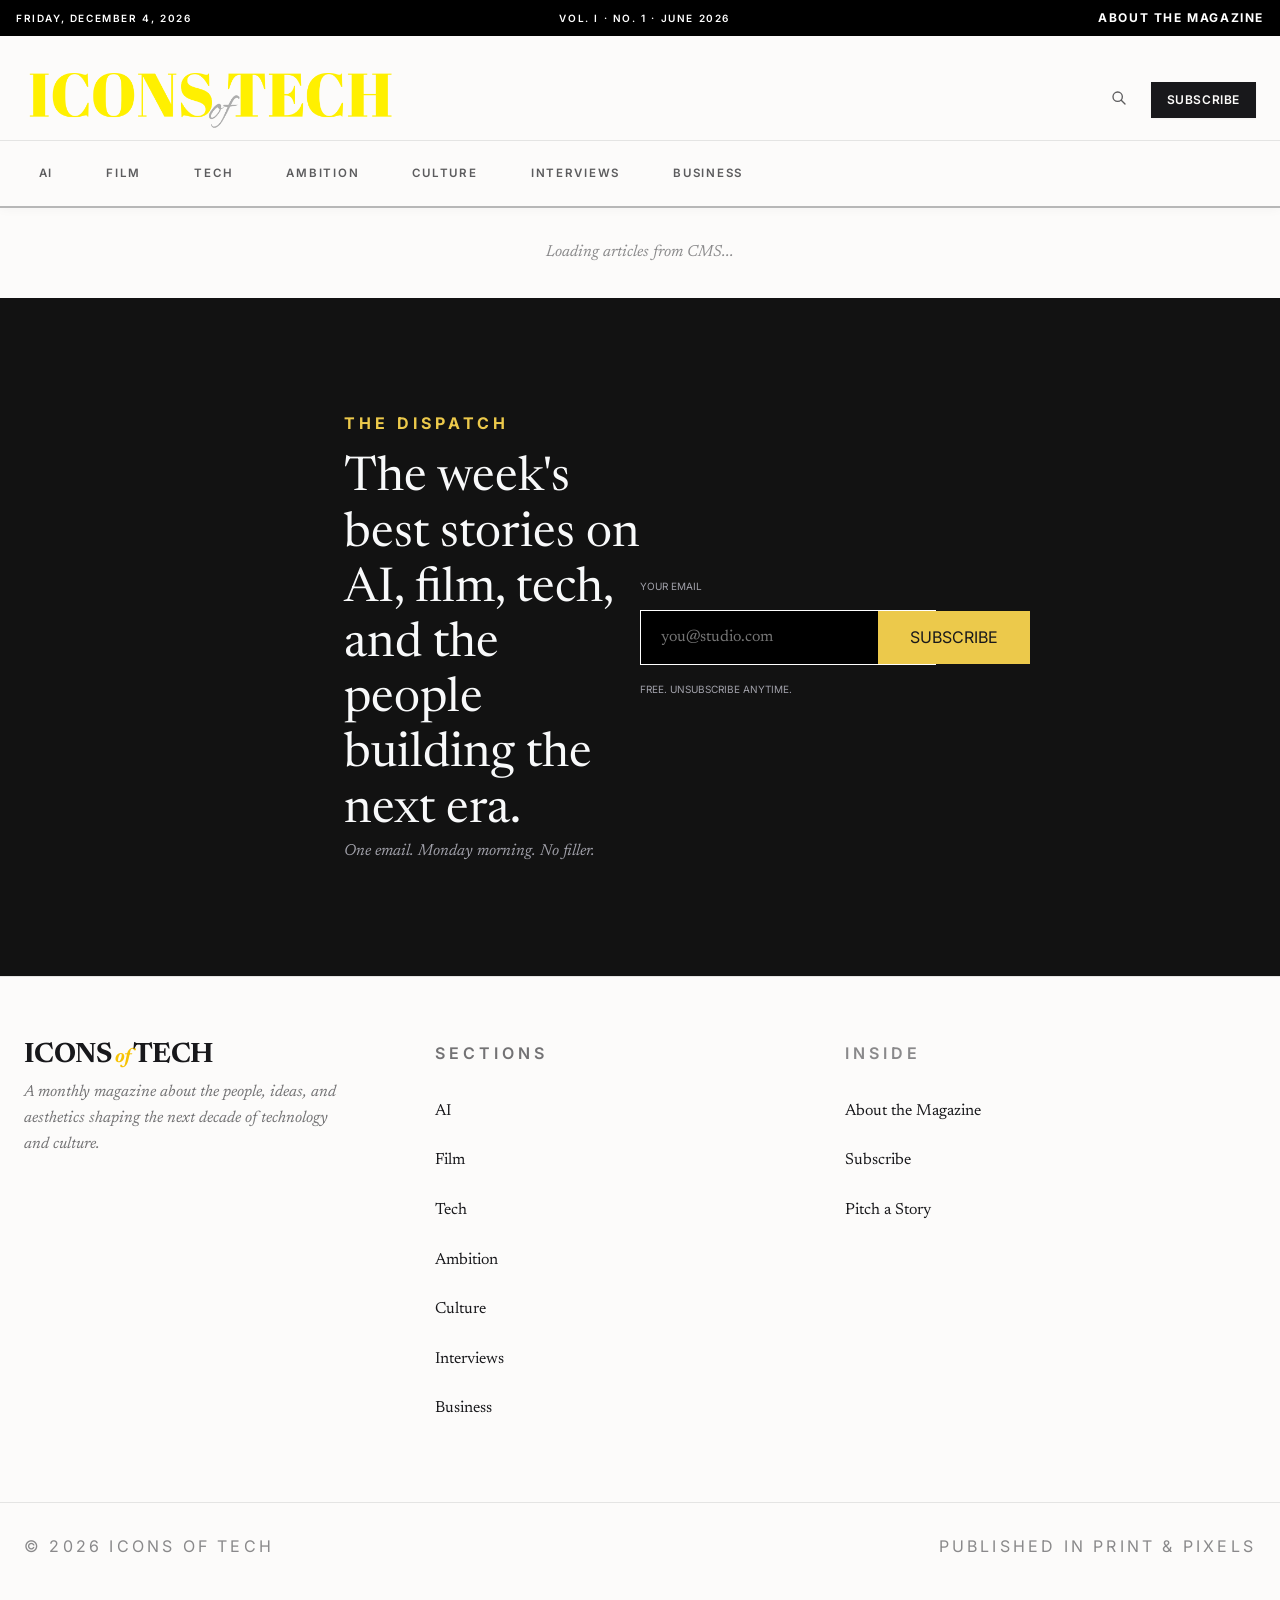
<file: index.html>
<!DOCTYPE html>
<html lang="en">

<head>
  <meta charset="UTF-8" />
  <meta name="viewport" content="width=device-width, initial-scale=1.0" />
  <title>Icons of Tech | Digital Magazine</title>
  <meta name="description"
    content="Icons of Tech — a digital magazine about AI, film, tech, ambition, culture, interviews and business. Stories for the people building the next era." />
  <meta name="theme-color" content="#000000" />

  <!-- Open Graph / Social -->
  <meta property="og:title" content="Icons of Tech | Digital Magazine" />
  <meta property="og:description"
    content="Stories for the people building the next era. AI, film, tech, ambition, culture, interviews, business." />
  <meta property="og:type" content="website" />
  <meta name="twitter:card" content="summary_large_image" />
  <meta name="twitter:title" content="Icons of Tech | Digital Magazine" />
  <meta name="twitter:description" content="Stories for the people building the next era." />

  <!-- Google Fonts: Newsreader (Editorial Serif) & Inter (Clean UI Sans) -->
  <link rel="preconnect" href="https://fonts.googleapis.com" />
  <link rel="preconnect" href="https://fonts.gstatic.com" crossorigin />
  <link
    href="https://fonts.googleapis.com/css2?family=Inter:wght@400;500;600;700;800;900&family=Newsreader:ital,opsz,wght@0,6..72,200..700;1,6..72,200..700&family=Playfair+Display:ital,wght@0,600;0,700;1,400;1,600&display=swap"
    rel="stylesheet" />

  <!-- Favicon & Icons -->
  <link rel="icon" href="brand/iot-logo.png" type="image/png" />
  <link rel="apple-touch-icon" href="brand/iot-logo.png" />

  <!-- Vanilla CSS Stylesheet -->
  <link rel="stylesheet" href="styles.css" />
</head>

<body class="bg-paper text-ink antialiased">

  <!-- Reading Progress Bar (visible on Article page) -->
  <div id="read-progress" class="read-progress-bar"></div>

  <!-- Announcement / Issue Bar -->
  <div style="background-color: #000000; color: #ffffff;"
    class="py-2.5 px-4 font-ui tracking-widest uppercase w-full relative z-50">
    <div class="max-w-7xl mx-auto flex flex-col sm:flex-row items-center justify-between w-full gap-2 sm:gap-0">
      <span class="flex-1 text-left font-semibold text-[10px] sm:text-xs" id="top-date-display">TUESDAY, AUGUST 4,
        2026</span>


      <span class="flex-1 text-right font-semibold text-[10px] sm:text-xs">VOL. I · NO. 1 · JUNE 2026</span>

      <a href="#about"
        class="flex-[1.5] text-center font-bold text-xs sm:text-sm hover:text-editorial hover:underline underline-offset-4 transition-all">ABOUT
        THE MAGAZINE</a>

    </div>
  </div>

  <!-- Main Sticky Header -->
  <header class="sticky top-10 z-10 bg-paper/95 backdrop-blur border-b border-ink-5 transition-all w-full pt-6"
    id="main-header">
    <div class="max-w-7xl mx-auto px-6 sm:px-12 lg:px-16">
      <div class="flex items-center justify-between h-20">

        <!-- Left: Mobile Menu & Magazine Branding Logo -->
        <div class="flex items-center gap-4">
          <button id="mobile-menu-btn" class="sm:hidden p-2 -ml-2 text-ink hover:text-editorial transition-colors"
            aria-label="Toggle navigation menu">
            <svg class="w-6 h-6" fill="none" stroke="currentColor" viewBox="0 0 24 24">
              <path stroke-linecap="round" stroke-linejoin="round" stroke-width="2" d="M4 6h16M4 12h16M4 18h16"></path>
            </svg>
          </button>

          <a href="#" class="brand-logo group flex items-center">
            <img src="brand/iot-logo.png" alt="Icons of Tech Logo" class="h-16 sm:h-12 w-auto object-contain" />
          </a>
        </div>

        <!-- Right: Search & Action Buttons -->
        <div class="flex items-start gap-4">
          <button id="open-search-btn"
            class="p-2 text-ink-70 hover:text-ink transition-colors flex items-center cursor-pointer"
            title="Search Articles (Press /)">
            <svg class="w-4 h-4" fill="none" stroke="currentColor" viewBox="0 0 24 24">
              <path stroke-linecap="round" stroke-linejoin="round" stroke-width="2"
                d="M21 21l-6-6m2-5a7 7 0 11-14 0 7 7 0 0114 0z"></path>
            </svg>
          </button>

          <a href="#newsletter-section" style="border-radius: 0;"
            class="btn-subscribe font-ui text-[10px] font-bold uppercase tracking-[0.2em] bg-ink text-paper px-6 py-3 hover:bg-editorial transition-all shadow-sm">
            Subscribe
          </a>
        </div>
      </div>

    </div>

    <!-- Categories Sub-navigation -->
    <div class="w-full border-t border-editorial">
      <div class="max-w-7xl mx-auto px-6 sm:px-12 lg:px-16">
        <nav
          class="py-4 overflow-x-auto no-scrollbar scroll-smooth flex items-center justify-start gap-6 sm:gap-10 md:gap-12"
          id="category-nav">
          <!-- Dynamic Category Links injected here -->
        </nav>
      </div>
    </div>
  </header>

  <!-- Mobile Drawer Overlay -->
  <div id="mobile-drawer"
    class="fixed inset-0 z-50 bg-ink/50 backdrop-blur-sm opacity-0 pointer-events-none transition-opacity duration-300">
    <div
      class="fixed inset-y-0 left-0 w-4/5 max-w-xs bg-paper shadow-2xl p-6 flex flex-col justify-between transform -translate-x-full transition-transform duration-300"
      id="mobile-drawer-panel">
      <div>
        <div class="flex items-center justify-between pb-6 border-b border-ink-10">
          <span class="font-ui font-black text-xl text-ink">ICONS <em
              class="font-serif italic font-normal text-editorial">of</em> TECH</span>
          <button id="close-drawer-btn" class="p-2 text-ink hover:text-editorial cursor-pointer">
            <svg class="w-6 h-6" fill="none" stroke="currentColor" viewBox="0 0 24 24">
              <path stroke-linecap="round" stroke-linejoin="round" stroke-width="2" d="M6 18L18 6M6 6l12 12"></path>
            </svg>
          </button>
        </div>
        <div class="py-6 flex flex-col gap-4 font-ui text-sm font-semibold uppercase tracking-widest"
          id="mobile-cat-links">
          <!-- Mobile Links injected here -->
        </div>
      </div>

      <div class="border-t border-ink-10 pt-6 space-y-3">
        <a href="#about" class="block font-ui text-xs uppercase tracking-wider text-ink-70 hover:text-editorial">About
          the Magazine</a>

        <div class="text-xs text-ink-40 font-ui pt-4">© 2026 Icons of Tech</div>
      </div>
    </div>
  </div>

  <!-- Search Modal Overlay -->
  <div id="search-modal"
    class="fixed inset-0 z-50 bg-ink/60 backdrop-blur-md opacity-0 pointer-events-none transition-all duration-300 flex items-start justify-center pt-16 sm:pt-24 px-4">
    <div
      class="bg-paper w-full max-w-2xl rounded-xl shadow-2xl overflow-hidden border border-ink-15 transform scale-95 transition-transform duration-300"
      id="search-modal-content">
      <div class="p-4 border-b border-ink-10 flex items-center gap-3">
        <svg class="w-5 h-5 text-ink-40" fill="none" stroke="currentColor" viewBox="0 0 24 24">
          <path stroke-linecap="round" stroke-linejoin="round" stroke-width="2"
            d="M21 21l-6-6m2-5a7 7 0 11-14 0 7 7 0 0114 0z"></path>
        </svg>
        <input type="text" id="search-input" placeholder="Search by title, topic, author or keyword..."
          class="w-full bg-transparent font-serif text-lg text-ink focus:outline-none placeholder-ink-40" />
        <button id="close-search-btn" class="p-1 text-ink-40 hover:text-ink cursor-pointer">
          <kbd class="text-xs font-mono bg-ink-10 px-2 py-1 rounded">ESC</kbd>
        </button>
      </div>

      <div class="max-h-[60vh] overflow-y-auto p-4 space-y-3" id="search-results">
        <div class="text-center py-8 text-ink-50 font-serif italic">Type to begin searching the archives...</div>
      </div>
    </div>
  </div>

  <!-- MAIN APP CONTAINER -->
  <main id="app-container" class="max-w-7xl mx-auto px-4 sm:px-6 lg:px-8 py-8 transition-opacity duration-200">
    <!-- Dynamic View Content will be injected here via app.js -->
  </main>

  <!-- NEWSLETTER / DISPATCH SECTION -->
  <section id="newsletter-section"
    class="bg-ink px-6 sm:px-12 lg:px-16 border-t border-ink-15 flex flex-col justify-center"
    style="padding-top: 7rem; padding-bottom: 7rem; background-color: #121212;">
    <div class="w-full max-w-8xl mx-auto grid grid-cols-1 md:grid-cols-2 gap-12 md:gap-24 items-center"
      style="padding-left: 20rem; padding-right: 20rem; justify-content: center;">

      <!-- Left Column text -->
      <div class="text-left w-full pr-0 md:pr-10">
        <span class="font-ui text-[16px] uppercase tracking-[0.25em] text-chrome font-bold block mb-4">THE
          DISPATCH</span>
        <h2 class="font-serif text-4xl sm:text-5xl lg:text-[44px] font-normal text-white mb-5"
          style="line-height: 1.15; color: #f8f9fa;">
          The week's best stories on AI, film, tech, and the people building the next era.
        </h2>
        <p class="font-serif text-[17px] italic" style="color: #a1a1aa;">
          One email. Monday morning. No filler.
        </p>
      </div>

      <!-- Right Column Form -->
      <div class="flex flex-col justify-center w-full max-w-md mx-auto md:ml-auto md:mr-0 pl-0 md:pl-6 space-y-4">
        <label for="subscribe-email" class="block font-ui text-[10px] uppercase tracking-[0.15em] text-left"
          style="color: #a1a1aa;">YOUR EMAIL</label>
        <form id="subscribe-form" class="flex flex-row items-stretch w-full" style="border: 1px solid #ffffff;">
          <input type="email" id="subscribe-email" placeholder="you@studio.com" required
            class="flex-grow px-5 py-3.5 text-[15px] font-serif text-white focus:outline-none text-left"
            style="border: none; background-color: black;" />
          <button type="submit"
            class="hover:bg-pink bg-chrome text-ink font-ui text-[12px] uppercase tracking-[0.20em] font-regular px-8 py-3.5 transition-colors duration-300 cursor-pointer whitespace-nowrap"
            style="border: none; outline: none; margin: 0;">
            SUBSCRIBE
          </button>
        </form>
        <div class="font-ui text-[10px] uppercase tracking-[0.15em] text-left" style="color: #a1a1aa;">
          FREE. UNSUBSCRIBE ANYTIME.
        </div>
        <div id="subscribe-success" class="hidden text-sm font-ui text-chrome font-semibold animate-fade-in text-left">
          ✓ Thank you for subscribing to The Dispatch! Check your inbox this Monday.
        </div>
      </div>

    </div>
  </section>

  <!-- FOOTER -->
  <footer class="bg-paper text-ink border-t border-ink-10 pt-16 pb-12 px-6 lg:px-8 text-left">
    <div class="max-w-7xl mx-auto grid grid-cols-1 md:grid-cols-3 gap-y-16 lg:gap-x-8 mb-24"
      style="padding-bottom: 5rem;">

      <!-- Col 1: Brand Info -->
      <div class="md:col-span-8 space-y-10 pr-4">
        <a href="#" class="block font-serif font-bold text-ink hover:opacity-80 transition-opacity pt-1"
          style="font-size: 28px; letter-spacing: -0.02em; line-height: 1;">
          ICONS <span class="italic text-chrome font-bold"
            style="font-size: 20px; margin: 0 -2px; color: #f7c305;">of</span> TECH
        </a>
        <p class="font-serif italic text-ink-60 leading-relaxed"
          style="font-size: 16px; max-width: 320px; padding-top: 10px;">
          A monthly magazine about the people, ideas, and aesthetics shaping the next decade of technology and culture.
        </p>
      </div>

      <!-- Col 2: Categories -->
      <div class="md:col-span-2 space-y-8">
        <h4 class="font-ui text-[12px] uppercase tracking-[0.25em] font-semibold text-ink-60">Sections</h4>
        <ul class="space-y-6 font-serif text-[16px] text-ink-80 list-none" id="footer-categories-list">
          <!-- Footer category links injected here -->
        </ul>
      </div>

      <!-- Col 3: Inside -->
      <div class="md:col-span-3 space-y-8">
        <h4 class="font-ui text-[12px] uppercase tracking-[0.25em] font-semibold text-ink-50">Inside</h4>
        <ul class="space-y-6 font-serif text-[16px] text-ink-80 list-none">
          <li><a href="#about"
              class="hover:text-ink hover:underline underline-offset-4 decoration-ink decoration-1 transition-all">About
              the Magazine</a></li>
          <li><a href="#newsletter-section"
              class="hover:text-ink hover:underline underline-offset-4 decoration-ink decoration-1 transition-all">Subscribe</a>
          </li>
          <li><a href="mailto:techiconsofus@gmail.com"
              class="hover:text-ink hover:underline underline-offset-4 decoration-ink decoration-1 transition-all">Pitch
              a Story</a></li>
        </ul>
      </div>

    </div>

    <div
      class="max-w-7xl mx-auto uppercase pt-8 mt-12 relative flex flex-col sm:flex-row items-center justify-between font-ui text-[12px] tracking-[0.2em] text-ink-50 gap-4">
      <!-- Full Bleed Top Border -->
      <div class="absolute top-0"
        style="left: 50%; transform: translateX(-50%); width: 100vw; border-top: 1px solid var(--color-ink-10);"></div>

      <div>© 2026 ICONS OF TECH</div>
      <div>PUBLISHED IN PRINT & PIXELS</div>
    </div>
  </footer>

  <!-- Toast Container -->
  <div id="toast-container" class="fixed bottom-6 right-6 z-50 flex flex-col gap-2 pointer-events-none"></div>

  <!-- JavaScript -->
  <script src="app.js"></script>
</body>

</html>
</file>
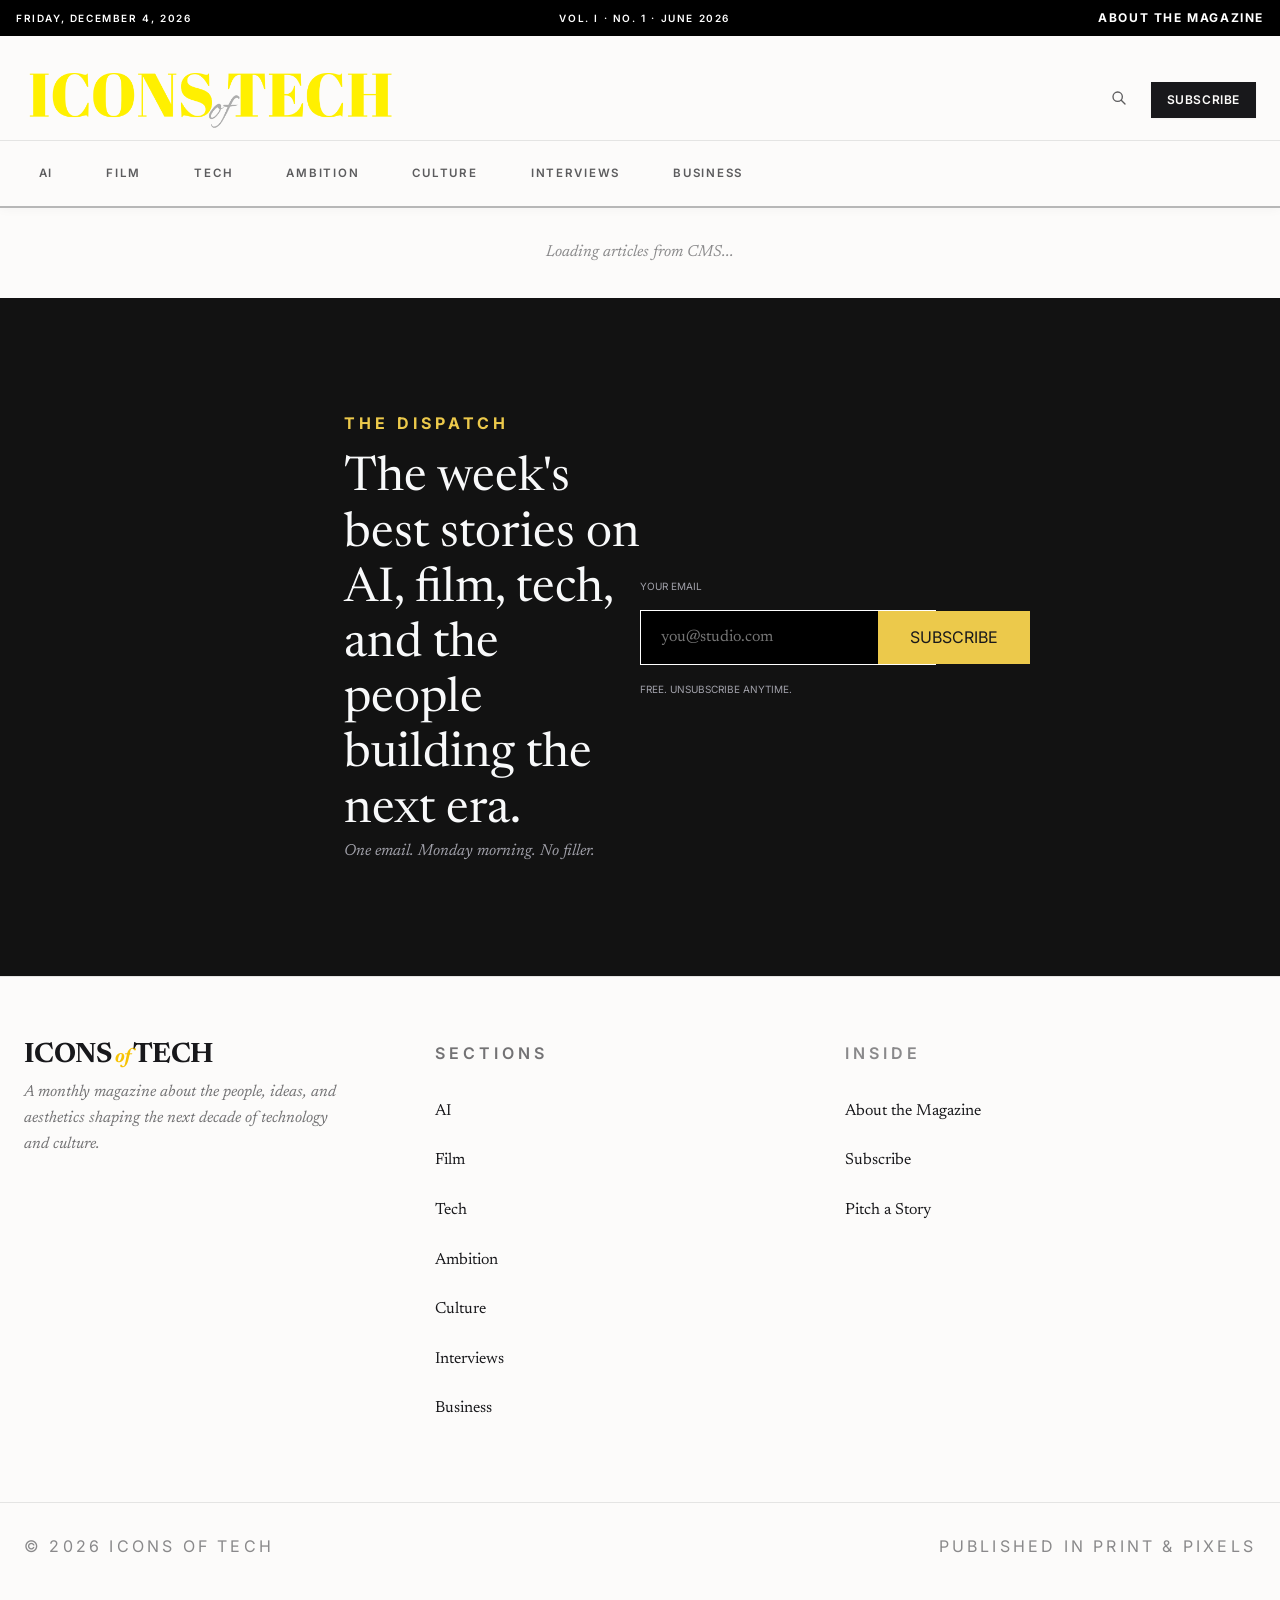
<file: home.html>
<!DOCTYPE html>
<html lang="en">

<head>
  <meta charset="UTF-8" />
  <meta name="viewport" content="width=device-width, initial-scale=1.0" />
  <title>Icons of Tech | Digital Magazine</title>
  <meta name="description"
    content="Icons of Tech — a digital magazine about AI, film, tech, ambition, culture, interviews and business. Stories for the people building the next era." />
  <meta name="theme-color" content="#000000" />

  <!-- Open Graph / Social -->
  <meta property="og:title" content="Icons of Tech | Digital Magazine" />
  <meta property="og:description"
    content="Stories for the people building the next era. AI, film, tech, ambition, culture, interviews, business." />
  <meta property="og:type" content="website" />
  <meta name="twitter:card" content="summary_large_image" />
  <meta name="twitter:title" content="Icons of Tech | Digital Magazine" />
  <meta name="twitter:description" content="Stories for the people building the next era." />

  <!-- Google Fonts: Newsreader (Editorial Serif) & Inter (Clean UI Sans) -->
  <link rel="preconnect" href="https://fonts.googleapis.com" />
  <link rel="preconnect" href="https://fonts.gstatic.com" crossorigin />
  <link
    href="https://fonts.googleapis.com/css2?family=Inter:wght@400;500;600;700;800;900&family=Newsreader:ital,opsz,wght@0,6..72,200..700;1,6..72,200..700&family=Playfair+Display:ital,wght@0,600;0,700;1,400;1,600&display=swap"
    rel="stylesheet" />

  <!-- Favicon & Icons -->
  <link rel="icon" href="brand/iot-logo.png" type="image/png" />
  <link rel="apple-touch-icon" href="brand/iot-logo.png" />

  <!-- Vanilla CSS Stylesheet -->
  <link rel="stylesheet" href="styles.css" />
</head>

<body class="bg-paper text-ink antialiased">

  <!-- Reading Progress Bar (visible on Article page) -->
  <div id="read-progress" class="read-progress-bar"></div>

  <!-- Announcement / Issue Bar -->
  <div style="background-color: #000000; color: #ffffff;"
    class="py-2.5 px-4 font-ui tracking-widest uppercase w-full relative z-50">
    <div class="max-w-7xl mx-auto flex flex-col sm:flex-row items-center justify-between w-full gap-2 sm:gap-0">
      <span class="flex-1 text-left font-semibold text-[10px] sm:text-xs" id="top-date-display">TUESDAY, AUGUST 4,
        2026</span>


      <span class="flex-1 text-right font-semibold text-[10px] sm:text-xs">VOL. I · NO. 1 · JUNE 2026</span>

      <a href="#about"
        class="flex-[1.5] text-center font-bold text-xs sm:text-sm hover:text-editorial hover:underline underline-offset-4 transition-all">ABOUT
        THE MAGAZINE</a>

    </div>
  </div>

  <!-- Main Sticky Header -->
  <header class="sticky top-10 z-10 bg-paper/95 backdrop-blur border-b border-ink-5 transition-all w-full pt-6"
    id="main-header">
    <div class="max-w-7xl mx-auto px-6 sm:px-12 lg:px-16">
      <div class="flex items-center justify-between h-20">

        <!-- Left: Mobile Menu & Magazine Branding Logo -->
        <div class="flex items-center gap-4">
          <button id="mobile-menu-btn" class="sm:hidden p-2 -ml-2 text-ink hover:text-editorial transition-colors"
            aria-label="Toggle navigation menu">
            <svg class="w-6 h-6" fill="none" stroke="currentColor" viewBox="0 0 24 24">
              <path stroke-linecap="round" stroke-linejoin="round" stroke-width="2" d="M4 6h16M4 12h16M4 18h16"></path>
            </svg>
          </button>

          <a href="#" class="brand-logo group flex items-center">
            <img src="brand/iot-logo.png" alt="Icons of Tech Logo" class="h-16 sm:h-12 w-auto object-contain" />
          </a>
        </div>

        <!-- Right: Search & Action Buttons -->
        <div class="flex items-start gap-4">
          <button id="open-search-btn"
            class="p-2 text-ink-70 hover:text-ink transition-colors flex items-center cursor-pointer"
            title="Search Articles (Press /)">
            <svg class="w-4 h-4" fill="none" stroke="currentColor" viewBox="0 0 24 24">
              <path stroke-linecap="round" stroke-linejoin="round" stroke-width="2"
                d="M21 21l-6-6m2-5a7 7 0 11-14 0 7 7 0 0114 0z"></path>
            </svg>
          </button>

          <a href="#newsletter-section" style="border-radius: 0;"
            class="btn-subscribe font-ui text-[10px] font-bold uppercase tracking-[0.2em] bg-ink text-paper px-6 py-3 hover:bg-editorial transition-all shadow-sm">
            Subscribe
          </a>
        </div>
      </div>

    </div>

    <!-- Categories Sub-navigation -->
    <div class="w-full border-t border-editorial">
      <div class="max-w-7xl mx-auto px-6 sm:px-12 lg:px-16">
        <nav
          class="py-4 overflow-x-auto no-scrollbar scroll-smooth flex items-center justify-start gap-6 sm:gap-10 md:gap-12"
          id="category-nav">
          <!-- Dynamic Category Links injected here -->
        </nav>
      </div>
    </div>
  </header>

  <!-- Mobile Drawer Overlay -->
  <div id="mobile-drawer"
    class="fixed inset-0 z-50 bg-ink/50 backdrop-blur-sm opacity-0 pointer-events-none transition-opacity duration-300">
    <div
      class="fixed inset-y-0 left-0 w-4/5 max-w-xs bg-paper shadow-2xl p-6 flex flex-col justify-between transform -translate-x-full transition-transform duration-300"
      id="mobile-drawer-panel">
      <div>
        <div class="flex items-center justify-between pb-6 border-b border-ink-10">
          <span class="font-ui font-black text-xl text-ink">ICONS <em
              class="font-serif italic font-normal text-editorial">of</em> TECH</span>
          <button id="close-drawer-btn" class="p-2 text-ink hover:text-editorial cursor-pointer">
            <svg class="w-6 h-6" fill="none" stroke="currentColor" viewBox="0 0 24 24">
              <path stroke-linecap="round" stroke-linejoin="round" stroke-width="2" d="M6 18L18 6M6 6l12 12"></path>
            </svg>
          </button>
        </div>
        <div class="py-6 flex flex-col gap-4 font-ui text-sm font-semibold uppercase tracking-widest"
          id="mobile-cat-links">
          <!-- Mobile Links injected here -->
        </div>
      </div>

      <div class="border-t border-ink-10 pt-6 space-y-3">
        <a href="#about" class="block font-ui text-xs uppercase tracking-wider text-ink-70 hover:text-editorial">About
          the Magazine</a>

        <div class="text-xs text-ink-40 font-ui pt-4">© 2026 Icons of Tech</div>
      </div>
    </div>
  </div>

  <!-- Search Modal Overlay -->
  <div id="search-modal"
    class="fixed inset-0 z-50 bg-ink/60 backdrop-blur-md opacity-0 pointer-events-none transition-all duration-300 flex items-start justify-center pt-16 sm:pt-24 px-4">
    <div
      class="bg-paper w-full max-w-2xl rounded-xl shadow-2xl overflow-hidden border border-ink-15 transform scale-95 transition-transform duration-300"
      id="search-modal-content">
      <div class="p-4 border-b border-ink-10 flex items-center gap-3">
        <svg class="w-5 h-5 text-ink-40" fill="none" stroke="currentColor" viewBox="0 0 24 24">
          <path stroke-linecap="round" stroke-linejoin="round" stroke-width="2"
            d="M21 21l-6-6m2-5a7 7 0 11-14 0 7 7 0 0114 0z"></path>
        </svg>
        <input type="text" id="search-input" placeholder="Search by title, topic, author or keyword..."
          class="w-full bg-transparent font-serif text-lg text-ink focus:outline-none placeholder-ink-40" />
        <button id="close-search-btn" class="p-1 text-ink-40 hover:text-ink cursor-pointer">
          <kbd class="text-xs font-mono bg-ink-10 px-2 py-1 rounded">ESC</kbd>
        </button>
      </div>

      <div class="max-h-[60vh] overflow-y-auto p-4 space-y-3" id="search-results">
        <div class="text-center py-8 text-ink-50 font-serif italic">Type to begin searching the archives...</div>
      </div>
    </div>
  </div>

  <!-- MAIN APP CONTAINER -->
  <main id="app-container" class="max-w-7xl mx-auto px-4 sm:px-6 lg:px-8 py-8 transition-opacity duration-200">
    <!-- Dynamic View Content will be injected here via app.js -->
  </main>

  <!-- NEWSLETTER / DISPATCH SECTION -->
  <section id="newsletter-section"
    class="bg-ink px-6 sm:px-12 lg:px-16 border-t border-ink-15 flex flex-col justify-center"
    style="padding-top: 7rem; padding-bottom: 7rem; background-color: #121212;">
    <div class="w-full max-w-8xl mx-auto grid grid-cols-1 md:grid-cols-2 gap-12 md:gap-24 items-center"
      style="padding-left: 20rem; padding-right: 20rem; justify-content: center;">

      <!-- Left Column text -->
      <div class="text-left w-full pr-0 md:pr-10">
        <span class="font-ui text-[16px] uppercase tracking-[0.25em] text-chrome font-bold block mb-4">THE
          DISPATCH</span>
        <h2 class="font-serif text-4xl sm:text-5xl lg:text-[44px] font-normal text-white mb-5"
          style="line-height: 1.15; color: #f8f9fa;">
          The week's best stories on AI, film, tech, and the people building the next era.
        </h2>
        <p class="font-serif text-[17px] italic" style="color: #a1a1aa;">
          One email. Monday morning. No filler.
        </p>
      </div>

      <!-- Right Column Form -->
      <div class="flex flex-col justify-center w-full max-w-md mx-auto md:ml-auto md:mr-0 pl-0 md:pl-6 space-y-4">
        <label for="subscribe-email" class="block font-ui text-[10px] uppercase tracking-[0.15em] text-left"
          style="color: #a1a1aa;">YOUR EMAIL</label>
        <form id="subscribe-form" class="flex flex-row items-stretch w-full" style="border: 1px solid #ffffff;">
          <input type="email" id="subscribe-email" placeholder="you@studio.com" required
            class="flex-grow px-5 py-3.5 text-[15px] font-serif text-white focus:outline-none text-left"
            style="border: none; background-color: black;" />
          <button type="submit"
            class="hover:bg-pink bg-chrome text-ink font-ui text-[12px] uppercase tracking-[0.20em] font-regular px-8 py-3.5 transition-colors duration-300 cursor-pointer whitespace-nowrap"
            style="border: none; outline: none; margin: 0;">
            SUBSCRIBE
          </button>
        </form>
        <div class="font-ui text-[10px] uppercase tracking-[0.15em] text-left" style="color: #a1a1aa;">
          FREE. UNSUBSCRIBE ANYTIME.
        </div>
        <div id="subscribe-success" class="hidden text-sm font-ui text-chrome font-semibold animate-fade-in text-left">
          ✓ Thank you for subscribing to The Dispatch! Check your inbox this Monday.
        </div>
      </div>

    </div>
  </section>

  <!-- FOOTER -->
  <footer class="bg-paper text-ink border-t border-ink-10 pt-16 pb-12 px-6 lg:px-8 text-left">
    <div class="max-w-7xl mx-auto grid grid-cols-1 md:grid-cols-3 gap-y-16 lg:gap-x-8 mb-24"
      style="padding-bottom: 5rem;">

      <!-- Col 1: Brand Info -->
      <div class="md:col-span-8 space-y-10 pr-4">
        <a href="#" class="block font-serif font-bold text-ink hover:opacity-80 transition-opacity pt-1"
          style="font-size: 28px; letter-spacing: -0.02em; line-height: 1;">
          ICONS <span class="italic text-chrome font-bold"
            style="font-size: 20px; margin: 0 -2px; color: #f7c305;">of</span> TECH
        </a>
        <p class="font-serif italic text-ink-60 leading-relaxed"
          style="font-size: 16px; max-width: 320px; padding-top: 10px;">
          A monthly magazine about the people, ideas, and aesthetics shaping the next decade of technology and culture.
        </p>
      </div>

      <!-- Col 2: Categories -->
      <div class="md:col-span-2 space-y-8">
        <h4 class="font-ui text-[12px] uppercase tracking-[0.25em] font-semibold text-ink-60">Sections</h4>
        <ul class="space-y-6 font-serif text-[16px] text-ink-80 list-none" id="footer-categories-list">
          <!-- Footer category links injected here -->
        </ul>
      </div>

      <!-- Col 3: Inside -->
      <div class="md:col-span-3 space-y-8">
        <h4 class="font-ui text-[12px] uppercase tracking-[0.25em] font-semibold text-ink-50">Inside</h4>
        <ul class="space-y-6 font-serif text-[16px] text-ink-80 list-none">
          <li><a href="#about"
              class="hover:text-ink hover:underline underline-offset-4 decoration-ink decoration-1 transition-all">About
              the Magazine</a></li>
          <li><a href="#newsletter-section"
              class="hover:text-ink hover:underline underline-offset-4 decoration-ink decoration-1 transition-all">Subscribe</a>
          </li>
          <li><a href="mailto:techiconsofus@gmail.com"
              class="hover:text-ink hover:underline underline-offset-4 decoration-ink decoration-1 transition-all">Pitch
              a Story</a></li>
        </ul>
      </div>

    </div>

    <div
      class="max-w-7xl mx-auto uppercase pt-8 mt-12 relative flex flex-col sm:flex-row items-center justify-between font-ui text-[12px] tracking-[0.2em] text-ink-50 gap-4">
      <!-- Full Bleed Top Border -->
      <div class="absolute top-0"
        style="left: 50%; transform: translateX(-50%); width: 100vw; border-top: 1px solid var(--color-ink-10);"></div>

      <div>© 2026 ICONS OF TECH</div>
      <div>PUBLISHED IN PRINT & PIXELS</div>
    </div>
  </footer>

  <!-- Toast Container -->
  <div id="toast-container" class="fixed bottom-6 right-6 z-50 flex flex-col gap-2 pointer-events-none"></div>

  <!-- JavaScript -->
  <script src="app.js"></script>
</body>

</html>
</file>
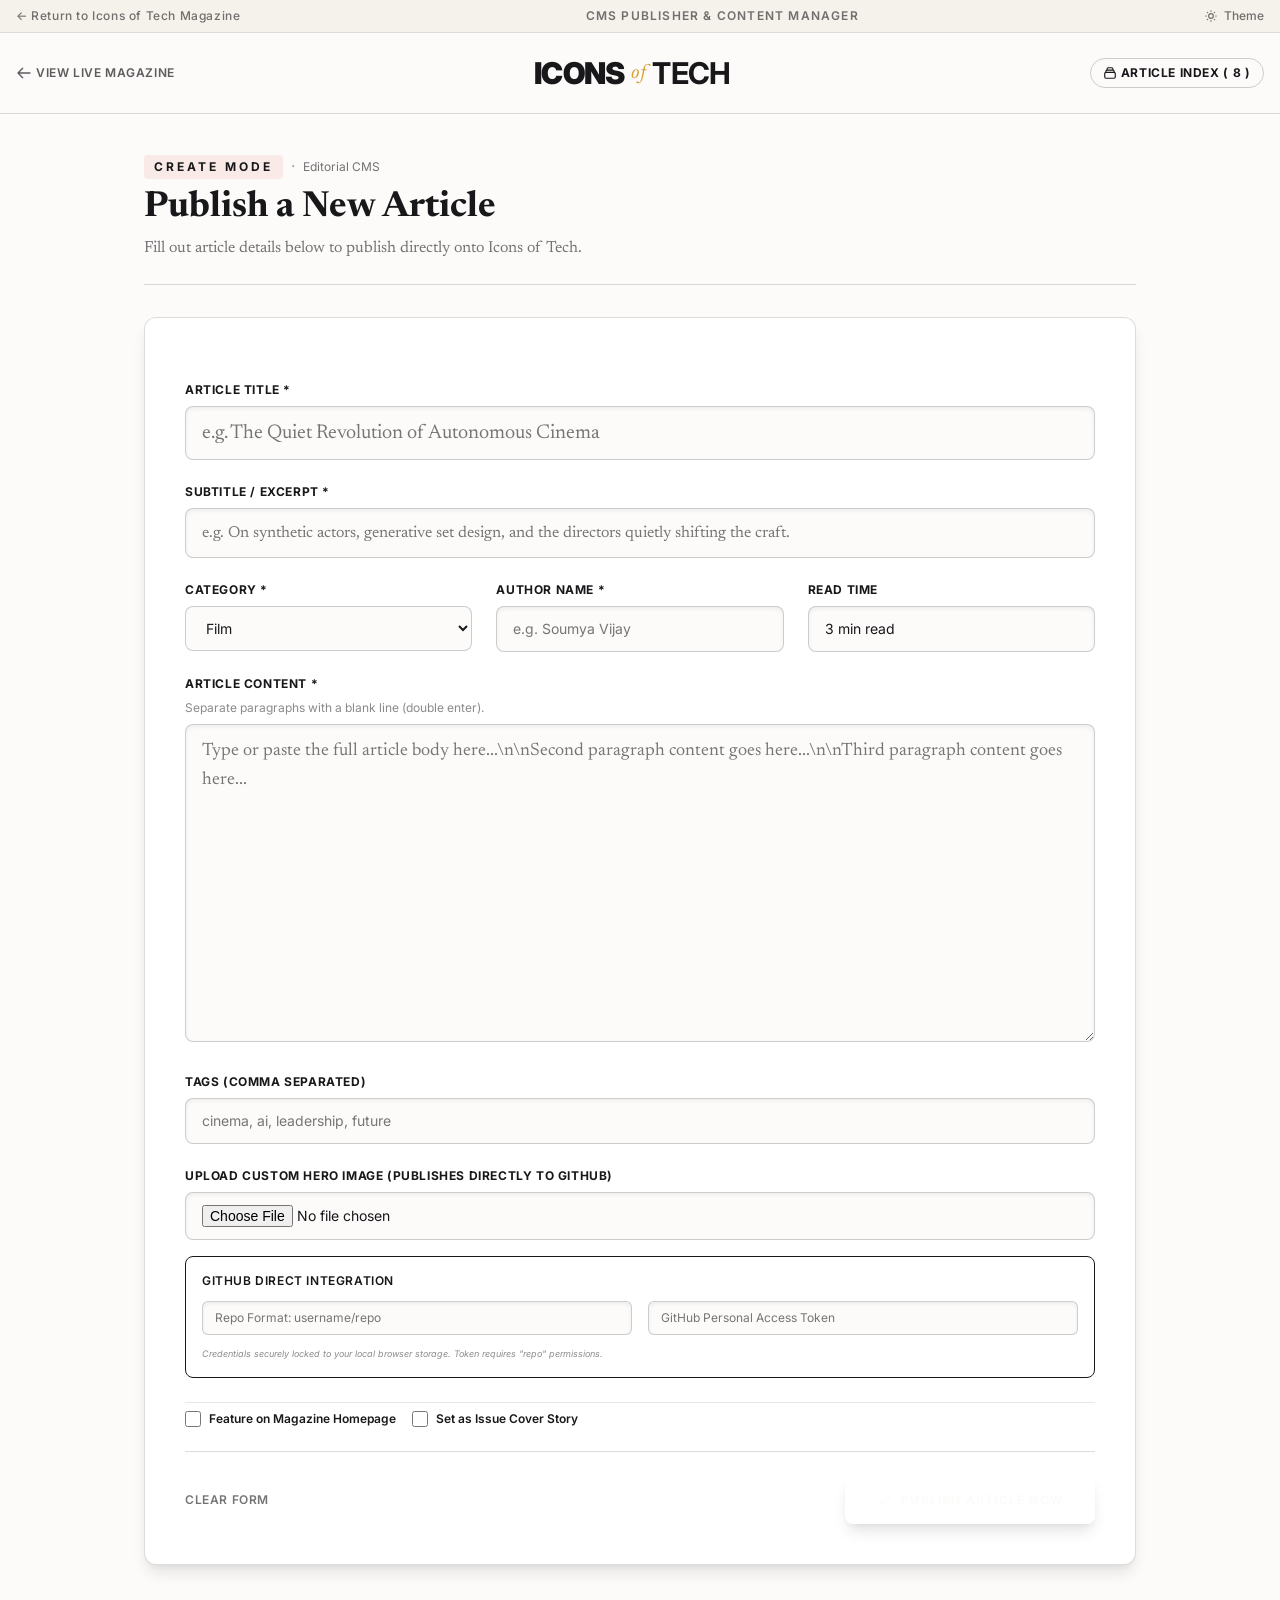
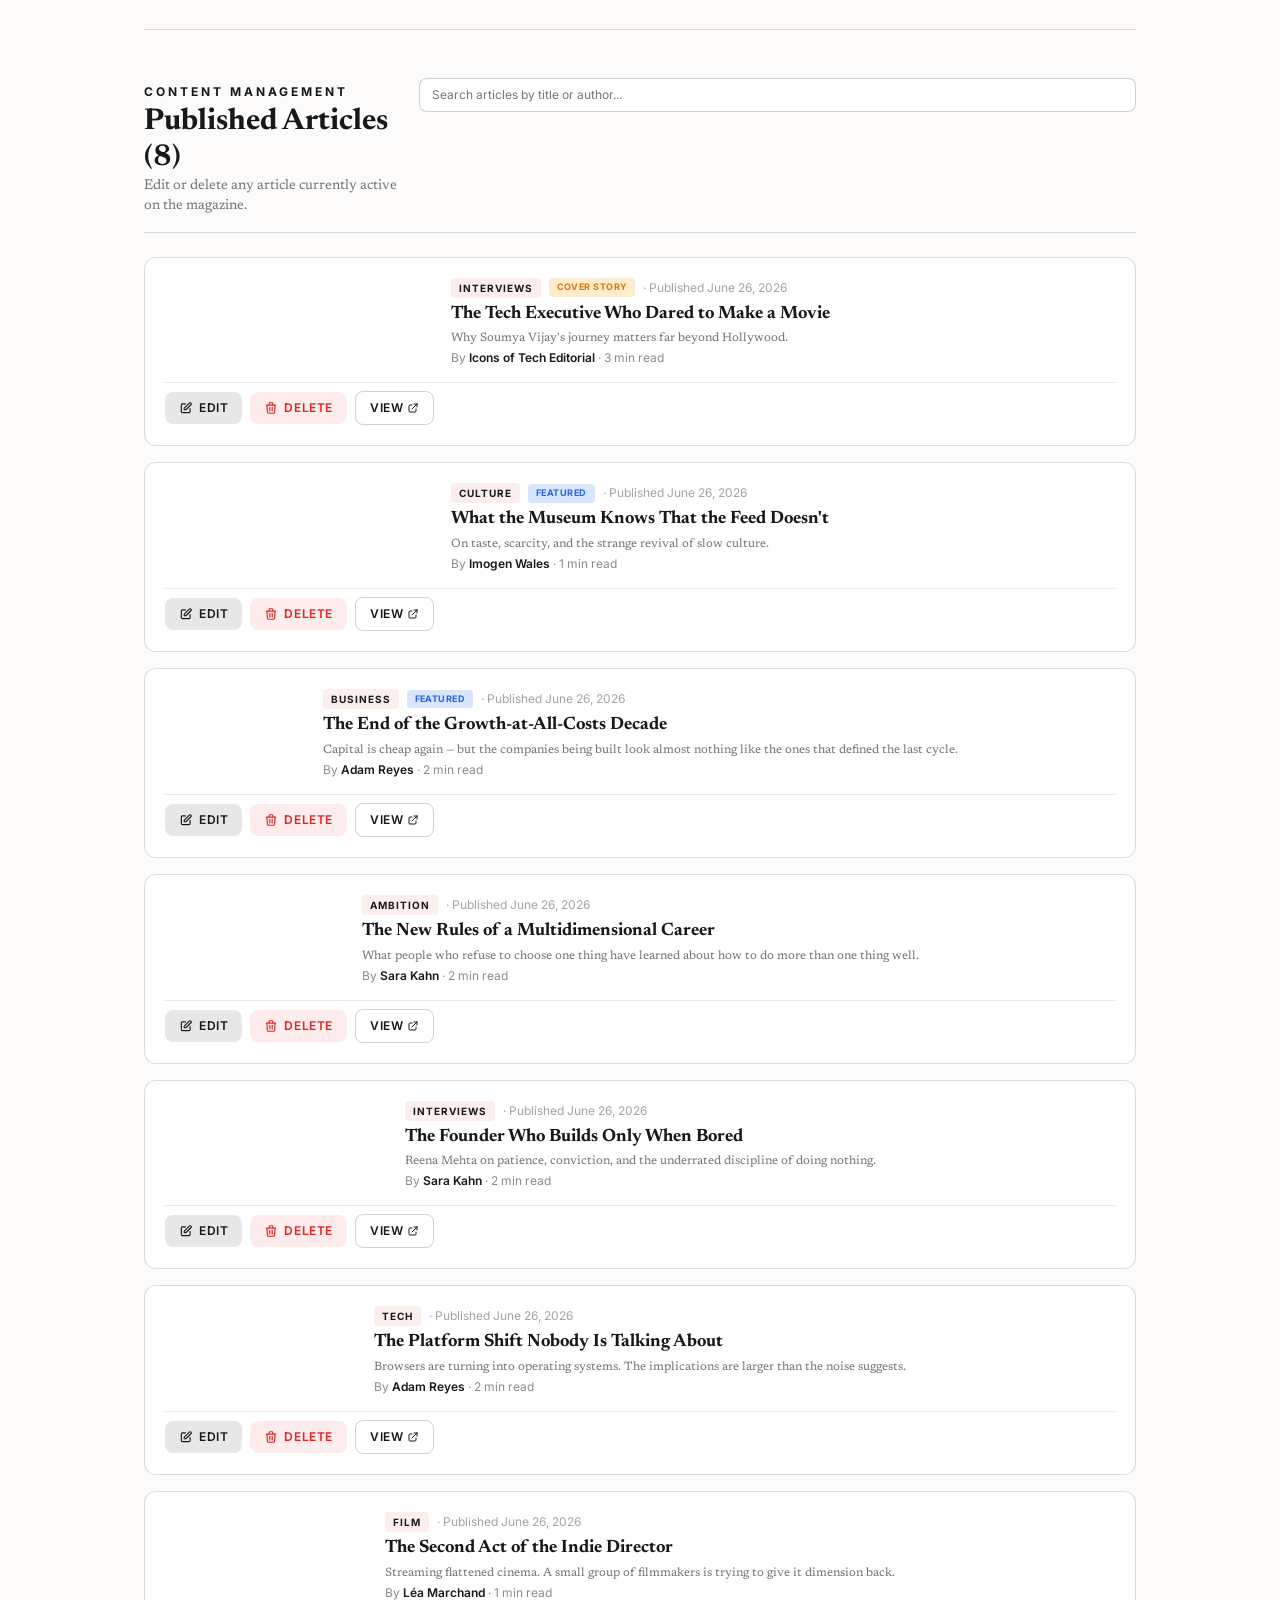
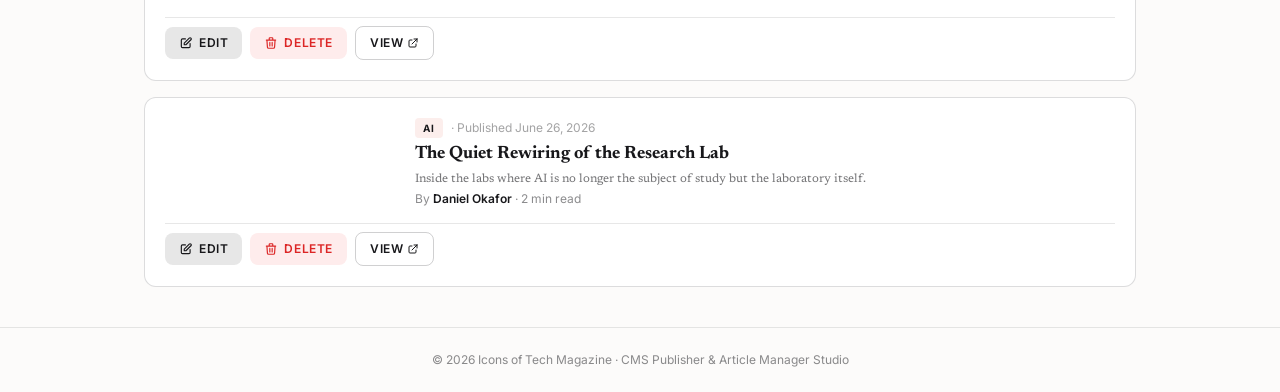
<file: publish.html>
<!DOCTYPE html>
<html lang="en">

<head>
  <meta charset="UTF-8" />
  <meta name="viewport" content="width=device-width, initial-scale=1.0" />
  <title>CMS Studio & Article Manager | Icons of Tech Magazine</title>
  <meta name="description" content="Publish, edit, and manage articles for Icons of Tech digital magazine." />
  <meta name="theme-color" content="#000000" />

  <!-- Google Fonts: Newsreader (Editorial Serif) & Inter (Clean UI Sans) -->
  <link rel="preconnect" href="https://fonts.googleapis.com" />
  <link rel="preconnect" href="https://fonts.gstatic.com" crossorigin />
  <link
    href="https://fonts.googleapis.com/css2?family=Inter:wght@400;500;600;700;800;900&family=Newsreader:ital,opsz,wght@0,6..72,400..700;1,6..72,400..700&family=Playfair+Display:ital,wght@0,600;0,700;1,400;1,600&display=swap"
    rel="stylesheet" />

  <!-- Vanilla CSS Stylesheet -->
  <link rel="stylesheet" href="styles.css" />
</head>

<body class="bg-paper text-ink antialiased flex flex-col min-h-screen">

  <!-- Issue Bar -->
  <div
    class="border-b border-ink-10 bg-paper-dark py-2 px-4 text-xs font-ui tracking-wider text-ink-60 text-center flex items-center justify-between">
    <a href="home.html" class="hover:text-editorial transition-colors flex items-center gap-1 font-medium">
      ← Return to Icons of Tech Magazine
    </a>
    <span class="font-semibold text-editorial uppercase tracking-widest hidden sm:inline">CMS Publisher & Content
      Manager</span>
    <button id="theme-toggle"
      class="hover:text-ink transition-colors cursor-pointer flex items-center gap-1.5 font-medium"
      title="Toggle Light/Dark Theme">
      <svg class="w-3.5 h-3.5 text-editorial" fill="none" stroke="currentColor" viewBox="0 0 24 24">
        <path stroke-linecap="round" stroke-linejoin="round" stroke-width="2"
          d="M12 3v1m0 16v1m9-9h-1M4 12H3m15.364 6.364l-.707-.707M6.343 6.343l-.707-.707m12.728 0l-.707.707M6.343 17.657l-.707.707M6.343 17.657l-.707.707M16 12a4 4 0 11-8 0 4 4 0 018 0z">
        </path>
      </svg>
      <span id="theme-text">Theme</span>
    </button>
  </div>

  <!-- Header -->
  <header class="sticky top-0 z-40 bg-paper/95 backdrop-blur border-b border-ink-15">
    <div class="max-w-7xl mx-auto px-4 sm:px-6 lg:px-8">
      <div class="flex items-center justify-between h-20">

        <div class="flex items-center gap-4">
          <a href="home.html"
            class="font-ui text-xs font-semibold uppercase tracking-wider text-ink-70 hover:text-editorial transition-colors flex items-center gap-1">
            <svg class="w-4 h-4" fill="none" stroke="currentColor" viewBox="0 0 24 24">
              <path stroke-linecap="round" stroke-linejoin="round" stroke-width="2" d="M10 19l-7-7m0 0l7-7m-7 7h18">
              </path>
            </svg>
            View Live Magazine
          </a>
        </div>

        <!-- Center Brand Logo -->
        <a href="home.html" class="brand-logo group flex items-center gap-1.5 text-center">
          <span class="font-ui font-black text-2xl sm:text-3xl tracking-tight text-ink">ICONS</span>
          <span
            class="font-serif italic font-normal text-xl sm:text-2xl text-chrome-dark group-hover:text-editorial transition-colors px-0.5">of</span>
          <span class="font-ui font-bold text-2xl sm:text-3xl tracking-tight text-ink">TECH</span>
        </a>

        <div class="flex items-center gap-3">
          <a href="#manager-section"
            class="font-ui text-xs font-bold uppercase tracking-wider text-ink hover:text-editorial transition-colors flex items-center gap-1 border border-ink-20 px-3 py-1.5 rounded-full">
            <svg class="w-3.5 h-3.5" fill="none" stroke="currentColor" viewBox="0 0 24 24">
              <path stroke-linecap="round" stroke-linejoin="round" stroke-width="2"
                d="M19 11H5m14 0a2 2 0 012 2v6a2 2 0 01-2 2H5a2 2 0 01-2-2v-6a2 2 0 012-2m14 0V9a2 2 0 00-2-2M5 11V9a2 2 0 012-2m0 0V5a2 2 0 012-2h6a2 2 0 012 2v2M7 7h10">
              </path>
            </svg>
            Article Index (<span id="header-article-count">0</span>)
          </a>
        </div>

      </div>
    </div>
  </header>

  <!-- MAIN PUBLISH & MANAGER CONTAINER -->
  <main class="max-w-5xl mx-auto px-4 sm:px-6 lg:px-8 py-10 flex-grow w-full space-y-16">

    <!-- SECTION 1: EDITOR FORM (Create or Edit) -->
    <section id="editor-section" class="space-y-8 animate-fade-in">

      <div
        class="border-b border-ink-15 pb-6 flex flex-col sm:flex-row items-start sm:items-center justify-between gap-4">
        <div class="space-y-2">
          <div class="flex items-center gap-2">
            <span id="form-mode-badge"
              class="font-ui text-xs uppercase tracking-[0.25em] font-bold text-editorial bg-editorial/10 px-2.5 py-1 rounded">CREATE
              MODE</span>
            <span class="text-ink-40">·</span>
            <span class="font-ui text-xs text-ink-60">Editorial CMS</span>
          </div>
          <h1 id="form-main-title" class="font-serif text-3xl sm:text-4xl font-bold text-ink">
            Publish a New Article
          </h1>
          <p id="form-subtitle" class="font-serif text-base text-ink-60">
            Fill out article details below to publish directly onto Icons of Tech.
          </p>
        </div>

        <button id="reset-form-btn" onclick="resetFormToCreateMode()"
          class="hidden font-ui text-xs font-bold uppercase tracking-wider bg-ink-10 hover:bg-ink hover:text-paper text-ink px-4 py-2 rounded-lg transition-all flex items-center gap-1.5">
          <svg class="w-3.5 h-3.5" fill="none" stroke="currentColor" viewBox="0 0 24 24">
            <path stroke-linecap="round" stroke-linejoin="round" stroke-width="2" d="M12 4v16m8-8H4"></path>
          </svg>
          Switch to Create New
        </button>
      </div>

      <form id="standalone-publish-form"
        class="space-y-6 bg-paper-card border border-ink-15 p-6 sm:p-10 rounded-xl shadow-lg relative">
        <input type="hidden" id="editing-article-id" value="" />

        <!-- Title Input -->
        <div class="space-y-2">
          <label for="pub-title" class="block font-ui text-xs uppercase tracking-wider font-bold text-ink">
            Article Title <span class="text-editorial">*</span>
          </label>
          <input type="text" id="pub-title" required placeholder="e.g. The Quiet Revolution of Autonomous Cinema"
            class="w-full bg-paper border border-ink-20 px-4 py-3 font-serif text-xl text-ink focus:outline-none focus:border-editorial rounded-lg placeholder-ink-40 shadow-inner" />
        </div>

        <!-- Subtitle / Excerpt -->
        <div class="space-y-2">
          <label for="pub-subtitle" class="block font-ui text-xs uppercase tracking-wider font-bold text-ink">
            Subtitle / Excerpt <span class="text-editorial">*</span>
          </label>
          <input type="text" id="pub-subtitle" required
            placeholder="e.g. On synthetic actors, generative set design, and the directors quietly shifting the craft."
            class="w-full bg-paper border border-ink-20 px-4 py-3 font-serif text-base text-ink focus:outline-none focus:border-editorial rounded-lg placeholder-ink-40 shadow-inner" />
        </div>

        <!-- Meta Grid: Category, Author, Read Time -->
        <div class="grid grid-cols-1 sm:grid-cols-3 gap-6">

          <div class="space-y-2">
            <label for="pub-category" class="block font-ui text-xs uppercase tracking-wider font-bold text-ink">
              Category <span class="text-editorial">*</span>
            </label>
            <select id="pub-category" required
              class="w-full bg-paper border border-ink-20 px-4 py-3 font-ui text-sm text-ink focus:outline-none focus:border-editorial rounded-lg">
              <option value="AI">AI</option>
              <option value="Film" selected>Film</option>
              <option value="Tech">Tech</option>
              <option value="Ambition">Ambition</option>
              <option value="Culture">Culture</option>
              <option value="Interviews">Interviews</option>
              <option value="Business">Business</option>
            </select>
          </div>

          <div class="space-y-2">
            <label for="pub-author" class="block font-ui text-xs uppercase tracking-wider font-bold text-ink">
              Author Name <span class="text-editorial">*</span>
            </label>
            <input type="text" id="pub-author" required placeholder="e.g. Soumya Vijay"
              class="w-full bg-paper border border-ink-20 px-4 py-3 font-ui text-sm text-ink focus:outline-none focus:border-editorial rounded-lg placeholder-ink-40 shadow-inner" />
          </div>

          <div class="space-y-2">
            <label for="pub-readtime" class="block font-ui text-xs uppercase tracking-wider font-bold text-ink">
              Read Time
            </label>
            <input type="text" id="pub-readtime" placeholder="3 min read" value="3 min read"
              class="w-full bg-paper border border-ink-20 px-4 py-3 font-ui text-sm text-ink focus:outline-none focus:border-editorial rounded-lg placeholder-ink-40 shadow-inner" />
          </div>

        </div>

        <!-- Content Body (Textarea) -->
        <div class="space-y-2">
          <label for="pub-content" class="block font-ui text-xs uppercase tracking-wider font-bold text-ink">
            Article Content <span class="text-editorial">*</span>
          </label>
          <p class="font-ui text-xs text-ink-50">Separate paragraphs with a blank line (double enter).</p>
          <textarea id="pub-content" required rows="10"
            placeholder="Type or paste the full article body here...\n\nSecond paragraph content goes here...\n\nThird paragraph content goes here..."
            class="w-full bg-paper border border-ink-20 px-4 py-3 font-serif text-lg text-ink focus:outline-none focus:border-editorial rounded-lg placeholder-ink-40 leading-relaxed shadow-inner"></textarea>
        </div>

        <!-- Tags Input -->
        <div class="space-y-2">
          <label for="pub-tags" class="block font-ui text-xs uppercase tracking-wider font-bold text-ink">
            Tags (comma separated)
          </label>
          <input type="text" id="pub-tags" placeholder="cinema, ai, leadership, future"
            class="w-full bg-paper border border-ink-20 px-4 py-3 font-ui text-sm text-ink focus:outline-none focus:border-editorial rounded-lg placeholder-ink-40 shadow-inner" />
        </div>

        <!-- Hero Image Input with GitHub Repository Integration -->
        <div class="space-y-4">
          <div class="space-y-2">
            <label for="pub-hero-file" class="block font-ui text-xs uppercase tracking-wider font-bold text-ink">
              Upload Custom Hero Image (Publishes directly to GitHub)
            </label>
            <input type="file" id="pub-hero-file" accept="image/*" class="w-full bg-paper border border-ink-20 px-4 py-3 font-ui text-sm text-ink focus:outline-none focus:border-editorial rounded-lg placeholder-ink-40 shadow-inner file:mr-4 file:py-2 file:px-4 file:rounded-md file:border-0 file:text-sm file:font-semibold file:bg-editorial/10 file:text-editorial hover:file:bg-editorial hover:file:text-white" />
            <!-- Hidden fallback for edit mode -->
            <input type="hidden" id="pub-hero" value="" />
          </div>

          <!-- Secure GitHub Credentials Section (Stored only in local browser) -->
          <div class="p-4 border border-editorial/20 bg-editorial/5 rounded-lg space-y-3">
            <h4 class="font-ui text-xs font-semibold uppercase tracking-wider text-editorial">GitHub Direct Integration</h4>
            <div class="grid grid-cols-1 md:grid-cols-2 gap-4">
              <input type="text" id="gh-repo" placeholder="Repo Format: username/repo" class="w-full bg-paper border border-ink-20 px-3 py-2 font-ui text-xs text-ink focus:outline-none focus:border-editorial rounded-md shadow-inner" />
              <input type="password" id="gh-token" placeholder="GitHub Personal Access Token" class="w-full bg-paper border border-ink-20 px-3 py-2 font-ui text-xs text-ink focus:outline-none focus:border-editorial rounded-md shadow-inner" />
            </div>
            <p class="font-ui text-[9px] text-ink-50 italic mt-1">Credentials securely locked to your local browser storage. Token requires "repo" permissions.</p>
          </div>
        </div>

        <!-- Checkbox Options -->
        <div class="flex flex-col sm:flex-row items-start sm:items-center gap-4 sm:gap-8 pt-2 border-t border-ink-10">
          <label class="flex items-center gap-2 cursor-pointer font-ui text-xs font-semibold text-ink">
            <input type="checkbox" id="pub-featured" class="w-4 h-4 accent-editorial rounded cursor-pointer" />
            <span>Feature on Magazine Homepage</span>
          </label>

          <label class="flex items-center gap-2 cursor-pointer font-ui text-xs font-semibold text-ink">
            <input type="checkbox" id="pub-cover" class="w-4 h-4 accent-editorial rounded cursor-pointer" />
            <span>Set as Issue Cover Story</span>
          </label>
        </div>

        <!-- Action Buttons -->
        <div class="pt-6 border-t border-ink-15 flex items-center justify-between gap-4">
          <button type="button" onclick="resetFormToCreateMode()"
            class="font-ui text-xs font-semibold uppercase tracking-wider text-ink-60 hover:text-ink">
            Clear Form
          </button>

          <button type="submit" id="submit-btn"
            class="bg-editorial hover:bg-ink text-paper font-ui text-xs font-bold uppercase tracking-widest px-8 py-4 rounded-lg shadow-lg hover:shadow-xl transition-all cursor-pointer flex items-center gap-2">
            <svg class="w-4 h-4" fill="none" stroke="currentColor" viewBox="0 0 24 24">
              <path stroke-linecap="round" stroke-linejoin="round" stroke-width="2" d="M5 13l4 4L19 7"></path>
            </svg>
            <span id="submit-btn-text">Publish Article Now</span>
          </button>
        </div>

      </form>
    </section>

    <!-- SECTION 2: PUBLISHED ARTICLES MANAGEMENT INDEX (Edit & Delete) -->
    <section id="manager-section" class="space-y-6 border-t border-ink-15 pt-12">
      <div
        class="flex flex-col sm:flex-row items-start sm:items-center justify-between gap-4 border-b border-ink-15 pb-4">
        <div>
          <span class="font-ui text-xs uppercase tracking-[0.25em] font-bold text-editorial">CONTENT MANAGEMENT</span>
          <h2 class="font-serif text-3xl font-bold text-ink">Published Articles (<span
              id="total-articles-count">0</span>)</h2>
          <p class="font-serif text-sm text-ink-60">Edit or delete any article currently active on the magazine.</p>
        </div>

        <div class="w-full sm:w-72">
          <input type="text" id="manager-search-input" placeholder="Search articles by title or author..."
            oninput="renderArticlesManagerList()"
            class="w-full bg-paper-card border border-ink-20 px-3 py-2 text-xs font-ui text-ink rounded-lg focus:outline-none focus:border-editorial placeholder-ink-40" />
        </div>
      </div>

      <!-- Articles Manager Table / Cards List -->
      <div id="articles-manager-container" class="space-y-4">
        <!-- Rendered dynamically -->
      </div>
    </section>

  </main>

  <!-- Delete Confirmation Modal -->
  <div id="delete-modal"
    class="fixed inset-0 z-50 bg-ink/60 backdrop-blur-sm opacity-0 pointer-events-none transition-opacity duration-200 flex items-center justify-center p-4">
    <div
      class="bg-paper-card border border-ink-15 p-6 rounded-xl max-w-md w-full space-y-4 shadow-2xl transform scale-95 transition-transform duration-200"
      id="delete-modal-panel">
      <div class="space-y-2">
        <h3 class="font-serif text-2xl font-bold text-ink">Delete Article?</h3>
        <p class="font-serif text-sm text-ink-70" id="delete-modal-text">
          Are you sure you want to delete this article? This action will remove it from the magazine.
        </p>
      </div>
      <div class="flex items-center justify-end gap-3 pt-4 border-t border-ink-10">
        <button onclick="closeDeleteModal()"
          class="font-ui text-xs font-semibold uppercase tracking-wider text-ink-60 hover:text-ink px-4 py-2">
          Cancel
        </button>
        <button id="confirm-delete-btn"
          class="bg-red-600 hover:bg-red-700 text-white font-ui text-xs font-bold uppercase tracking-wider px-5 py-2.5 rounded-lg shadow">
          Confirm Delete
        </button>
      </div>
    </div>
  </div>

  <!-- Toast Container -->
  <div id="toast-container" class="fixed bottom-6 right-6 z-50 flex flex-col gap-2 pointer-events-none"></div>

  <!-- Footer -->
  <footer class="bg-paper border-t border-ink-10 py-6 text-center text-xs font-ui text-ink-50 mt-auto">
    © 2026 Icons of Tech Magazine · CMS Publisher & Article Manager Studio
  </footer>

  <script>
    // Google Sheets Database API URL
    const GOOGLE_SHEETS_API_URL = 'https://script.google.com/macros/s/AKfycbyjUp78QoFPbTgEarz7uUTqvGJSWIfqkhB3Bd6A4HKWy-8-U5sDrS1Hnh5-56ZKifd2Eg/exec';

    // Default Seed Articles Database
    const DEFAULT_ARTICLES = [
      {
        id: 'tech-executive-movie-soumya-vijay',
        title: 'The Tech Executive Who Dared to Make a Movie',
        subtitle: 'Why Soumya Vijay\'s journey matters far beyond Hollywood.',
        category: 'Interviews',
        isCoverStory: true,
        author: 'Icons of Tech Editorial',
        date: 'June 26, 2026',
        readTime: '3 min read',
        tags: ['cover-story', 'soumya-vijay', 'women-in-tech', 'film', 'ambition'],
        excerpt: 'Most people spend their lives choosing. Logic or creativity. Career or passion. Stability or risk. Technology or art. Soumya Vijay never accepted that premise.',
        content: [
          `Most people spend their lives choosing. Logic or creativity. Career or passion. Stability or risk. Technology or art. Society tells us that excellence demands specialization. Pick a lane. Stay in it. Become known for one thing.`,
          `Soumya Vijay never accepted that premise.`,
          `For years, she built her career at the forefront of technology, navigating some of the most transformative waves in modern business. From cloud computing to artificial intelligence, she mastered the complex mechanics of corporate leadership, execution, and strategy. By every conventional measure, she had already succeeded. And then she did something unconventional. She made a movie.`,
          `Not because it was the logical next step. Not because it was safe. But because inside the rigorous, data-driven world of tech, she kept alive a second fire: a deep, unrelenting commitment to storytelling.`,
          `Walking onto a film set as a producer for the first time is not so different from launching an ambitious software product. Both demand vision, relentless execution, resource allocation under tight constraints, and an extraordinary capacity to manage creative energy. Yet cinema carries a vulnerability that software rarely requires. On screen, there is nowhere to hide.`,
          `What makes Soumya Vijay’s story so resonant is not just the film itself, but what her journey represents for a new generation of leaders. We are entering an era where the boundary between technology and culture is dissolving. The leaders who will define the next decade are not those who confine themselves to a single discipline, but those who cross borders with conviction.`,
          `"I never viewed tech and cinema as opposing forces," Vijay reflects. "Tech is about engineering human capability; cinema is about engineering human emotion. If you respect both crafts, they feed off each other."`,
          `Her story is a testament to the power of refusal—refusing to let a title define your boundaries, refusing to flatten your ambition to fit a corporate slide deck, and having the courage to step onto a dynamic new stage when comfort would have been easier.`
        ]
      },
      {
        id: 'what-the-museum-knows-that-the-feed-doesnt',
        title: 'What the Museum Knows That the Feed Doesn\'t',
        subtitle: 'On taste, scarcity, and the strange revival of slow culture.',
        category: 'Culture',
        isFeatured: true,
        author: 'Imogen Wales',
        date: 'June 26, 2026',
        readTime: '1 min read',
        tags: ['culture', 'taste', 'museums', 'art'],
        excerpt: 'A generation that was supposed to have its attention permanently disassembled is, in small but measurable ways, opting back into forms of culture that demand patience.',
        content: [
          `This is not nostalgia. It is something stranger. A generation that was supposed to have its attention permanently disassembled is, in small but measurable ways, opting back into forms of culture that demand patience.`,
          `Museum attendance, opera subscriptions, hardcover sales of long literary novels, the return of the long-form essay — none of these are reaching the volumes of their mid-century peaks, but they are no longer dying. The line that bottomed out in the late 2010s has, very quietly, begun to climb.`,
          `"The feed gives you novelty," a senior curator told me. "It cannot give you depth. People are slowly figuring that out."`
        ]
      },
      {
        id: 'the-end-of-the-growth-at-all-costs-decade',
        title: 'The End of the Growth-at-All-Costs Decade',
        subtitle: 'Capital is cheap again — but the companies being built look almost nothing like the ones that defined the last cycle.',
        category: 'Business',
        isFeatured: true,
        author: 'Adam Reyes',
        date: 'June 26, 2026',
        readTime: '2 min read',
        tags: ['business', 'venture', 'startups', 'capital'],
        excerpt: 'The playbook of the previous decade — raise, spend, grow, exit — is no longer the dominant playbook. It is one option, among several.',
        content: [
          `For most of the 2010s, the dominant question in startup boardrooms was a variation of the same one: how can we grow faster? The cost of capital was effectively zero, and market share was treated as the only defensive moat that mattered.`,
          `That era is over. Not because the money is gone — the money is not gone — but because the discipline around it has changed.`
        ]
      },
      {
        id: 'the-new-rules-of-a-multidimensional-career',
        title: 'The New Rules of a Multidimensional Career',
        subtitle: 'What people who refuse to choose one thing have learned about how to do more than one thing well.',
        category: 'Ambition',
        author: 'Sara Kahn',
        date: 'June 26, 2026',
        readTime: '2 min read',
        tags: ['careers', 'ambition', 'polymath', 'focus'],
        excerpt: 'The polymath has been written about so often that the word itself now arrives with a smirk.',
        content: [
          `The polymath has been written about so often, and so badly, that the word itself now arrives with a slight smirk. The image is of someone who is good at everything and serious about nothing. A dilettante in a nice sweater.`,
          `The people I spent the past year talking to do not look like that. They look, mostly, like people who decided at some point that the standard career — one ladder, climbed slowly, in one industry — was not going to be enough.`
        ]
      },
      {
        id: 'the-founder-who-builds-only-when-bored',
        title: 'The Founder Who Builds Only When Bored',
        subtitle: 'Reena Mehta on patience, conviction, and the underrated discipline of doing nothing.',
        category: 'Interviews',
        author: 'Sara Kahn',
        date: 'June 26, 2026',
        readTime: '2 min read',
        tags: ['founders', 'business', 'interview', 'patience'],
        excerpt: 'Reena Mehta has started four companies. Three worked.',
        content: [
          `Reena Mehta has started four companies. Three of them worked. She is forty-one years old, lives in a modest apartment in Brooklyn, and has spent close to a third of her working life doing what she calls "nothing in particular."`
        ]
      },
      {
        id: 'the-platform-shift-nobody-is-talking-about',
        title: 'The Platform Shift Nobody Is Talking About',
        subtitle: 'Browsers are turning into operating systems. The implications are larger than the noise suggests.',
        category: 'Tech',
        author: 'Adam Reyes',
        date: 'June 26, 2026',
        readTime: '2 min read',
        tags: ['tech', 'platforms', 'browsers', 'software'],
        excerpt: 'For three decades, consumer software relied on a basic division of labor.',
        content: [
          `For three decades, consumer software has relied on a basic division of labor: the operating system handles the hardware, while applications handle the user.`
        ]
      },
      {
        id: 'the-second-act-of-the-indie-director',
        title: 'The Second Act of the Indie Director',
        subtitle: 'Streaming flattened cinema. A small group of filmmakers is trying to give it dimension back.',
        category: 'Film',
        author: 'Léa Marchand',
        date: 'June 26, 2026',
        readTime: '1 min read',
        tags: ['film', 'directors', 'indie', 'cinema'],
        excerpt: 'For most of the past decade, the conventional wisdom about independent film was that it was over.',
        content: [
          `For most of the past decade, the conventional wisdom about independent film was that it was over. The middle had collapsed.`
        ]
      },
      {
        id: 'the-quiet-rewiring-of-the-research-lab',
        title: 'The Quiet Rewiring of the Research Lab',
        subtitle: 'Inside the labs where AI is no longer the subject of study but the laboratory itself.',
        category: 'AI',
        author: 'Daniel Okafor',
        date: 'June 26, 2026',
        readTime: '2 min read',
        tags: ['ai', 'science', 'research', 'future'],
        excerpt: 'In the past two years, AI tools have begun acting as collaborators.',
        content: [
          `The lab looks ordinary. White benches, a fume hood, a centrifuge that wheezes when the building's air conditioning cuts out.`
        ]
      }
    ];

    let pendingDeleteId = null;

    // Theme Setup
    const theme = localStorage.getItem('iot_theme') || 'light';
    document.documentElement.setAttribute('data-theme', theme);
    document.getElementById('theme-toggle')?.addEventListener('click', () => {
      const current = document.documentElement.getAttribute('data-theme');
      const next = current === 'light' ? 'dark' : 'light';
      document.documentElement.setAttribute('data-theme', next);
      localStorage.setItem('iot_theme', next);
    });

    // Helper to get merged articles
    function getAllActiveArticles() {
      const customArticles = JSON.parse(localStorage.getItem('iot_custom_articles') || '[]');
      const deletedIds = JSON.parse(localStorage.getItem('iot_deleted_article_ids') || '[]');

      // Clone defaults
      const combined = JSON.parse(JSON.stringify(DEFAULT_ARTICLES));

      // Overwrite or append custom articles
      customArticles.forEach(custom => {
        const idx = combined.findIndex(a => a.id === custom.id);
        if (idx > -1) {
          combined[idx] = custom;
        } else {
          combined.unshift(custom);
        }
      });

      // Filter out deleted
      return combined.filter(a => !deletedIds.includes(a.id));
    }

    // Render Articles Manager List
    function renderArticlesManagerList() {
      const container = document.getElementById('articles-manager-container');
      const searchQuery = (document.getElementById('manager-search-input')?.value || '').toLowerCase().trim();
      if (!container) return;

      const articles = getAllActiveArticles();

      // Update counters
      document.getElementById('header-article-count').textContent = articles.length;
      document.getElementById('total-articles-count').textContent = articles.length;

      // Filter
      const filtered = articles.filter(a =>
        !searchQuery ||
        a.title.toLowerCase().includes(searchQuery) ||
        a.author.toLowerCase().includes(searchQuery) ||
        a.category.toLowerCase().includes(searchQuery)
      );

      if (filtered.length === 0) {
        container.innerHTML = `
          <div class="bg-paper-card border border-ink-15 p-8 rounded-xl text-center text-ink-50 font-serif italic">
            No articles found matching your search.
          </div>
        `;
        return;
      }

      container.innerHTML = filtered.map(article => `
        <div class="bg-paper-card border border-ink-15 p-5 rounded-xl flex flex-col md:flex-row md:items-center justify-between gap-4 transition-all hover:border-ink-30">
          <div class="space-y-1 max-w-2xl">
            <div class="flex items-center gap-2 flex-wrap">
              <span class="font-ui text-[10px] uppercase tracking-widest text-editorial font-bold bg-editorial/10 px-2 py-0.5 rounded">
                ${article.category}
              </span>
              ${article.isCoverStory ? `<span class="font-ui text-[9px] uppercase tracking-wider font-bold bg-amber-500/20 text-amber-600 px-2 py-0.5 rounded">COVER STORY</span>` : ''}
              ${article.isFeatured ? `<span class="font-ui text-[9px] uppercase tracking-wider font-bold bg-blue-500/20 text-blue-600 px-2 py-0.5 rounded">FEATURED</span>` : ''}
              <span class="font-ui text-xs text-ink-40">· Published ${article.date}</span>
            </div>
            
            <h3 class="font-serif text-lg sm:text-xl font-bold text-ink leading-snug">
              ${article.title}
            </h3>
            
            <p class="font-serif text-xs text-ink-60 line-clamp-1">
              ${article.subtitle}
            </p>
            <div class="font-ui text-xs text-ink-50">By <span class="text-ink font-semibold">${article.author}</span> · ${article.readTime}</div>
          </div>

          <!-- Action Buttons -->
          <div class="flex items-center gap-2 pt-2 md:pt-0 border-t md:border-t-0 border-ink-10">
            
            <button 
              onclick="editArticle('${article.id}')"
              class="bg-ink-10 hover:bg-editorial hover:text-paper text-ink font-ui text-xs font-semibold uppercase tracking-wider px-3.5 py-2 rounded-lg transition-colors flex items-center gap-1.5 cursor-pointer"
              title="Edit Article"
            >
              <svg class="w-3.5 h-3.5" fill="none" stroke="currentColor" viewBox="0 0 24 24"><path stroke-linecap="round" stroke-linejoin="round" stroke-width="2" d="M11 5H6a2 2 0 00-2 2v11a2 2 0 002 2h11a2 2 0 002-2v-5m-1.414-9.414a2 2 0 112.828 2.828L11.828 15H9v-2.828l8.586-8.586z"></path></svg>
              <span>Edit</span>
            </button>

            <button 
              onclick="openDeleteModal('${article.id}', '${article.title.replace(/'/g, "\\'")}')"
              class="bg-red-500/10 hover:bg-red-600 hover:text-white text-red-600 font-ui text-xs font-semibold uppercase tracking-wider px-3.5 py-2 rounded-lg transition-colors flex items-center gap-1.5 cursor-pointer"
              title="Delete Article"
            >
              <svg class="w-3.5 h-3.5" fill="none" stroke="currentColor" viewBox="0 0 24 24"><path stroke-linecap="round" stroke-linejoin="round" stroke-width="2" d="M19 7l-.867 12.142A2 2 0 0116.138 21H7.862a2 2 0 01-1.995-1.858L5 7m5 4v6m4-6v6m1-10V4a1 1 0 00-1-1h-4a1 1 0 00-1 1v3M4 7h16"></path></svg>
              <span>Delete</span>
            </button>

            <a 
              href="home.html#article/${article.id}" 
              target="_blank"
              class="border border-ink-20 hover:border-ink text-ink font-ui text-xs font-semibold uppercase tracking-wider px-3.5 py-2 rounded-lg transition-colors flex items-center gap-1"
              title="View Article Live"
            >
              <span>View</span>
              <svg class="w-3 h-3" fill="none" stroke="currentColor" viewBox="0 0 24 24"><path stroke-linecap="round" stroke-linejoin="round" stroke-width="2" d="M10 6H6a2 2 0 00-2 2v10a2 2 0 002 2h10a2 2 0 002-2v-4M14 4h6m0 0v6m0-6L10 14"></path></svg>
            </a>

          </div>
        </div>
      `).join('');
    }

    // Edit Article Action
    function editArticle(articleId) {
      const articles = getAllActiveArticles();
      const article = articles.find(a => a.id === articleId);
      if (!article) return;

      // Populate form
      document.getElementById('editing-article-id').value = article.id;
      document.getElementById('pub-title').value = article.title;
      document.getElementById('pub-subtitle').value = article.subtitle;
      document.getElementById('pub-category').value = article.category;
      document.getElementById('pub-author').value = article.author;
      document.getElementById('pub-readtime').value = article.readTime || '3 min read';
      document.getElementById('pub-content').value = Array.isArray(article.content) ? article.content.join('\n\n') : article.content;
      document.getElementById('pub-tags').value = article.tags ? article.tags.join(', ') : '';
      document.getElementById('pub-hero').value = article.heroImage || '';
      document.getElementById('pub-featured').checked = !!article.isFeatured;
      document.getElementById('pub-cover').checked = !!article.isCoverStory;

      // Update Form Headers & Buttons
      document.getElementById('form-mode-badge').textContent = 'EDIT MODE';
      document.getElementById('form-mode-badge').classList.replace('bg-editorial/10', 'bg-amber-500/20');
      document.getElementById('form-mode-badge').classList.replace('text-editorial', 'text-amber-600');
      document.getElementById('form-main-title').textContent = `Editing: ${article.title}`;
      document.getElementById('form-subtitle').textContent = `Modify fields below and click Update Story to save changes.`;
      document.getElementById('submit-btn-text').textContent = 'Update & Save Story';
      document.getElementById('reset-form-btn').classList.remove('hidden');

      // Scroll smoothly up to Editor section
      document.getElementById('editor-section').scrollIntoView({ behavior: 'smooth' });
      showToast('✏️ Article loaded into editor for editing');
    }

    // Reset Form back to Create Mode
    function resetFormToCreateMode() {
      document.getElementById('standalone-publish-form').reset();
      document.getElementById('editing-article-id').value = '';

      document.getElementById('form-mode-badge').textContent = 'CREATE MODE';
      document.getElementById('form-mode-badge').className = 'font-ui text-xs uppercase tracking-[0.25em] font-bold text-editorial bg-editorial/10 px-2.5 py-1 rounded';
      document.getElementById('form-main-title').textContent = 'Publish a New Article';
      document.getElementById('form-subtitle').textContent = 'Fill out article details below to publish directly onto Icons of Tech.';
      document.getElementById('submit-btn-text').textContent = 'Publish Article Now';
      document.getElementById('reset-form-btn').classList.add('hidden');
    }

    // Delete Modal Actions
    function openDeleteModal(id, title) {
      pendingDeleteId = id;
      document.getElementById('delete-modal-text').textContent = `Are you sure you want to delete "${title}"? This will permanently remove it from the magazine.`;

      const modal = document.getElementById('delete-modal');
      const panel = document.getElementById('delete-modal-panel');
      modal.classList.remove('opacity-0', 'pointer-events-none');
      panel.classList.remove('scale-95');
      panel.classList.add('scale-100');
    }

    function closeDeleteModal() {
      pendingDeleteId = null;
      const modal = document.getElementById('delete-modal');
      const panel = document.getElementById('delete-modal-panel');
      modal.classList.add('opacity-0', 'pointer-events-none');
      panel.classList.remove('scale-100');
      panel.classList.add('scale-95');
    }

    document.getElementById('confirm-delete-btn')?.addEventListener('click', () => {
      if (!pendingDeleteId) return;

      const deleteId = pendingDeleteId;

      // 1. Add to deleted IDs array in localStorage
      const deletedIds = JSON.parse(localStorage.getItem('iot_deleted_article_ids') || '[]');
      if (!deletedIds.includes(deleteId)) {
        deletedIds.push(deleteId);
        localStorage.setItem('iot_deleted_article_ids', JSON.stringify(deletedIds));
      }

      // 2. Remove from custom articles in localStorage if present
      const savedCustom = JSON.parse(localStorage.getItem('iot_custom_articles') || '[]');
      const filteredCustom = savedCustom.filter(a => a.id !== deleteId);
      localStorage.setItem('iot_custom_articles', JSON.stringify(filteredCustom));

      // 3. Send delete command to Google Sheets if configured
      if (typeof GOOGLE_SHEETS_API_URL !== 'undefined' && GOOGLE_SHEETS_API_URL) {
        fetch(GOOGLE_SHEETS_API_URL, {
          method: 'POST',
          mode: 'no-cors',
          headers: { 'Content-Type': 'text/plain' },
          body: JSON.stringify({ action: 'delete', id: deleteId })
        }).catch(err => console.log('Google Sheets delete offline:', err));
      }

      closeDeleteModal();
      showToast('🗑️ Article deleted successfully!');

      // If we were currently editing this article, reset form
      if (document.getElementById('editing-article-id').value === deleteId) {
        resetFormToCreateMode();
      }

      // Refresh management list
      renderArticlesManagerList();
    });

    // Form Submit (Create or Update)
    const form = document.getElementById('standalone-publish-form');
    form.addEventListener('submit', async (e) => {
      e.preventDefault();

      let heroImage = document.getElementById('pub-hero').value.trim();
      const fileInput = document.getElementById('pub-hero-file');
      const submitBtn = document.getElementById('submit-btn');

      // Execute native GitHub REST API commit directly from browser
      if (fileInput && fileInput.files.length > 0) {
        const file = fileInput.files[0];
        const ghRepo = document.getElementById('gh-repo').value.trim();
        // Aggressively strip ALL whitespace (including hidden \n or \r carriage returns) 
        // to prevent fatal HTTP browser-level Network CORS crashing!
        const ghToken = document.getElementById('gh-token').value.replace(/\s/g, '');

        if (!ghRepo || !ghToken) {
           showToast('❌ Missing GitHub Repo or Token! Check credentials box.');
           submitBtn.disabled = false;
           return;
        }

        try {
           showToast('⏳ Encrypting & pushing image to GitHub API...');
           submitBtn.disabled = true;
           
           // Natively save auth credentials for future sessions
           localStorage.setItem('iot_gh_repo', ghRepo);
           localStorage.setItem('iot_gh_token', ghToken);

           const base64Raw = await new Promise((resolve, reject) => {
             const reader = new FileReader();
             reader.onload = () => resolve(reader.result);
             reader.onerror = error => reject(error);
             reader.readAsDataURL(file);
           });
           
           // GitHub API demands strict Base64 encoding without standard browser data prefixes
           const cleanBase64 = base64Raw.replace(/^data:image\/\w+;base64,/, "");
           const filename = Date.now() + '_' + file.name.replace(/[^a-zA-Z0-9.\-_]/g, '');
           
           // Forcefully sanitize the repository string so if they pasted 'https://github.com/owner/repo', it securely strips it down to 'owner/repo'.
           // A fatal malformed URI here explicitly causes API servers to aggressively kill the socket, resulting in 'Failed to fetch'.
           let cleanGhRepo = ghRepo.replace('https://github.com/', '').replace('http://github.com/', '').replace('github.com/', '').trim();
           if(cleanGhRepo.endsWith('/')) { cleanGhRepo = cleanGhRepo.slice(0, -1); }
           
           const uploadRes = await fetch('http://localhost:3000/upload', {
              method: 'POST',
              headers: { 'Content-Type': 'application/json' },
              body: JSON.stringify({
                filename: file.name,
                imageBase64: base64Raw,
                githubRepo: cleanGhRepo,
                githubToken: ghToken
              })
            }).then(r => r.json());

            if (uploadRes.success && uploadRes.path) {
              heroImage = uploadRes.path; // Set exact commit path
              showToast('✓ Proxy pushed image directly to GitHub API!');
            } else {
              throw new Error(uploadRes.message || 'GitHub Repo or Token rejected processing.');
            }
           
        } catch(err) {
           showToast('❌ GitHub API Error: ' + err.message);
           console.error(err);
           submitBtn.disabled = false;
           return; 
        }
      }

      const editingId = document.getElementById('editing-article-id').value;
      const title = document.getElementById('pub-title').value.trim();
      const subtitle = document.getElementById('pub-subtitle').value.trim();
      const category = document.getElementById('pub-category').value;
      const author = document.getElementById('pub-author').value.trim();
      const readTime = document.getElementById('pub-readtime').value.trim() || '3 min read';
      const rawContent = document.getElementById('pub-content').value.trim();
      const rawTags = document.getElementById('pub-tags').value.trim();

      const isFeatured = document.getElementById('pub-featured').checked;
      const isCoverStory = document.getElementById('pub-cover').checked;

      if (!title || !subtitle || !author || !rawContent) {
        showToast('Please fill out all required fields');
        submitBtn.disabled = false;
        return;
      }

      // Process Paragraphs
      const paragraphs = rawContent.split(/\n\s*\n/).map(p => p.trim()).filter(p => p.length > 0);

      // Process Tags
      const tags = rawTags ? rawTags.split(',').map(t => t.trim().toLowerCase().replace(/^#/, '')).filter(Boolean) : [category.toLowerCase()];

      // Date string
      const today = new Date();
      const dateStr = today.toLocaleDateString('en-US', { month: 'long', day: 'numeric', year: 'numeric' });

      // Article ID
      let articleId = editingId;
      if (!articleId) {
        const slug = title.toLowerCase().replace(/[^a-z0-9]+/g, '-').replace(/(^-|-$)/g, '');
        articleId = `pub-${slug}-${Date.now().toString().slice(-4)}`;
      }

      const articleObj = {
        id: articleId,
        title,
        subtitle,
        category,
        isCoverStory,
        isFeatured,
        author,
        date: dateStr,
        readTime,
        tags,
        heroImage,
        excerpt: subtitle,
        content: paragraphs
      };

      // Save to localStorage custom articles
      const savedCustom = JSON.parse(localStorage.getItem('iot_custom_articles') || '[]');

      // If cover story, reset cover story flag on other custom articles
      if (isCoverStory) {
        savedCustom.forEach(a => a.isCoverStory = false);
      }

      const existingIdx = savedCustom.findIndex(a => a.id === articleId);
      if (existingIdx > -1) {
        savedCustom[existingIdx] = articleObj;
      } else {
        savedCustom.unshift(articleObj);
      }

      // If it was in deletedIds, remove it
      const deletedIds = JSON.parse(localStorage.getItem('iot_deleted_article_ids') || '[]');
      const newDeletedIds = deletedIds.filter(id => id !== articleId);
      localStorage.setItem('iot_deleted_article_ids', JSON.stringify(newDeletedIds));

      localStorage.setItem('iot_custom_articles', JSON.stringify(savedCustom));

      // Post to Google Sheets Cloud Database if URL configured
      if (typeof GOOGLE_SHEETS_API_URL !== 'undefined' && GOOGLE_SHEETS_API_URL) {
        fetch(GOOGLE_SHEETS_API_URL, {
          method: 'POST',
          mode: 'no-cors',
          headers: { 'Content-Type': 'text/plain' },
          body: JSON.stringify(articleObj)
        }).then(() => console.log('✓ Article sent to Google Sheets'))
          .catch(err => console.log('Google Sheets submit offline:', err));
      }

      showToast(editingId ? '✓ Article updated successfully! Redirecting...' : '✓ Article published successfully! Redirecting...');

      // Redirect to main website with updated/created article
      setTimeout(() => {
        window.location.href = `home.html#article/${articleId}`;
      }, 1000);
    });

    function showToast(message) {
      const container = document.getElementById('toast-container');
      if (!container) return;

      const toast = document.createElement('div');
      toast.className = 'toast';
      toast.textContent = message;

      container.appendChild(toast);
      setTimeout(() => {
        toast.style.opacity = '0';
        toast.style.transition = 'opacity 0.3s ease';
        setTimeout(() => toast.remove(), 300);
      }, 3000);
    }

    // Initialize list on page load
    document.addEventListener('DOMContentLoaded', () => {
      renderArticlesManagerList();

      // Automatically hydrate GitHub credentials if previously saved securely in localStorage
      const cachedRepo = localStorage.getItem('iot_gh_repo');
      const cachedToken = localStorage.getItem('iot_gh_token');
      if (cachedRepo) document.getElementById('gh-repo').value = cachedRepo;
      if (cachedToken) document.getElementById('gh-token').value = cachedToken;
    });
  </script>
</body>

</html>
</file>
<file: styles.css>
/* ==========================================================================
   Icons of Tech - Digital Magazine Complete Vanilla CSS Design System
   ========================================================================== */

/* --------------------------------------------------------------------------
   1. Design Tokens & Theme Variables
   -------------------------------------------------------------------------- */
:root {
  --color-paper: #fcfbfa;
  --color-paper-dark: #f5f2eb;
  --color-paper-card: #ffffff;
  --color-ink: #18181b;
  --color-ink-90: rgba(24, 24, 27, 0.9);
  --color-ink-70: rgba(24, 24, 27, 0.7);
  --color-ink-60: rgba(24, 24, 27, 0.6);
  --color-ink-50: rgba(24, 24, 27, 0.5);
  --color-ink-40: rgba(24, 24, 27, 0.4);
  --color-ink-30: rgba(24, 24, 27, 0.3);
  --color-ink-20: rgba(24, 24, 27, 0.2);
  --color-ink-15: rgba(24, 24, 27, 0.15);
  --color-ink-10: rgba(24, 24, 27, 0.1);
  --color-ink-5: rgba(24, 24, 27, 0.05);


  --color-editorial-hover: #c84735;
  --color-chrome: #ecc94b;
  --color-chrome-dark: #d69e2e;

  --font-serif: 'Newsreader', 'Playfair Display', Georgia, serif;
  --font-sans: 'Inter', -apple-system, BlinkMacSystemFont, 'Segoe UI', Roboto, sans-serif;
  --font-mono: ui-monospace, SFMono-Regular, Menlo, Monaco, Consolas, monospace;
}

[data-theme="dark"] {
  --color-paper: #121214;
  --color-paper-dark: #1a1a1e;
  --color-paper-card: #18181c;
  --color-ink: #f4f4f5;
  --color-ink-90: rgba(244, 244, 245, 0.9);
  --color-ink-70: rgba(244, 244, 245, 0.7);
  --color-ink-60: rgba(244, 244, 245, 0.6);
  --color-ink-50: rgba(244, 244, 245, 0.5);
  --color-ink-40: rgba(244, 244, 245, 0.4);
  --color-ink-30: rgba(244, 244, 245, 0.3);
  --color-ink-20: rgba(244, 244, 245, 0.2);
  --color-ink-15: rgba(244, 244, 245, 0.15);
  --color-ink-10: rgba(244, 244, 245, 0.1);
  --color-ink-5: rgba(244, 244, 245, 0.05);

  --color-editorial: #ff6b57;
  --color-chrome: #f6e05e;
}

/* --------------------------------------------------------------------------
   2. Global Resets & SVG Icon Sizing
   -------------------------------------------------------------------------- */
*,
*::before,
*::after {
  box-sizing: border-box;
  margin: 0;
  padding: 0;
}

html {
  scroll-behavior: smooth;
  font-family: var(--font-sans);
  background-color: var(--color-paper);
  color: var(--color-ink);
  -webkit-text-size-adjust: 100%;
}

body {
  background-color: var(--color-paper);
  color: var(--color-ink);
  line-height: 1.6;
  transition: background-color 0.3s ease, color 0.3s ease;
  overflow-x: hidden;
  min-height: 100vh;
  display: flex;
  flex-direction: column;
}

a {
  color: inherit;
  text-decoration: none;
}

button,
input,
select,
textarea {
  font: inherit;
  color: inherit;
}

button {
  background: none;
  border: none;
  cursor: pointer;
}

/* SVG icon sizing defaults */
svg {
  display: inline-block;
  vertical-align: middle;
  flex-shrink: 0;
}

.w-3 {
  width: 0.75rem;
}

.h-3 {
  height: 0.75rem;
}

.w-3\.5 {
  width: 0.875rem;
}

.h-3\.5 {
  height: 0.875rem;
}

.w-4 {
  width: 1rem;
}

.h-4 {
  height: 1rem;
}

.w-5 {
  width: 1.25rem;
}

.h-5 {
  height: 1.25rem;
}

.w-6 {
  width: 1.5rem;
}

.h-6 {
  height: 1.5rem;
}

.w-12 {
  width: 3rem;
}

.h-0\.5 {
  height: 0.125rem;
}

/* --------------------------------------------------------------------------
   3. Typography Utilities
   -------------------------------------------------------------------------- */
.font-serif {
  font-family: var(--font-serif);
}

.font-ui {
  font-family: var(--font-sans);
}

.font-mono {
  font-family: var(--font-mono);
}

.font-normal {
  font-weight: 400;
}

.font-medium {
  font-weight: 500;
}

.font-semibold {
  font-weight: 600;
}

.font-bold {
  font-weight: 700;
}

.font-black {
  font-weight: 900;
}

.italic {
  font-style: italic;
}

.text-\[9px\] {
  font-size: 9px;
}

.text-\[10px\] {
  font-size: 10px;
}

.text-\[11px\] {
  font-size: 11px;
}

.text-xs {
  font-size: 0.75rem;
  line-height: 1rem;
}

.text-sm {
  font-size: 0.875rem;
  line-height: 1.25rem;
}

.text-base {
  font-size: 1rem;
  line-height: 1.5rem;
}

.text-lg {
  font-size: 1.125rem;
  line-height: 1.75rem;
}

.text-xl {
  font-size: 1.25rem;
  line-height: 1.75rem;
}

.text-2xl {
  font-size: 1.5rem;
  line-height: 2rem;
}

.text-3xl {
  font-size: 1.875rem;
  line-height: 2.25rem;
}

.text-4xl {
  font-size: 2.25rem;
  line-height: 2.5rem;
}

.text-5xl {
  font-size: 3rem;
  line-height: 1;
}

.text-6xl {
  font-size: 3.75rem;
  line-height: 1;
}

.text-left {
  text-align: left;
}

.text-center {
  text-align: center;
}

.text-right {
  text-align: right;
}

.uppercase {
  text-transform: uppercase;
}

.lowercase {
  text-transform: lowercase;
}

.capitalize {
  text-transform: capitalize;
}

.tracking-tight {
  letter-spacing: -0.025em;
}

.tracking-normal {
  letter-spacing: 0em;
}

.tracking-wide {
  letter-spacing: 0.025em;
}

.tracking-wider {
  letter-spacing: 0.05em;
}

.tracking-widest {
  letter-spacing: 0.1em;
}

.tracking-\[0\.2em\] {
  letter-spacing: 0.2em;
}

.tracking-\[0\.25em\] {
  letter-spacing: 0.25em;
}

.leading-none {
  line-height: 1;
}

.leading-tight {
  line-height: 1.25;
}

.leading-snug {
  line-height: 1.375;
}

.leading-normal {
  line-height: 1.5;
}

.leading-relaxed {
  line-height: 1.625;
}

.leading-loose {
  line-height: 2;
}

.leading-\[1\.1\] {
  line-height: 1.1;
}

.leading-\[1\.15\] {
  line-height: 1.15;
}

.line-clamp-1 {
  display: -webkit-box;
  -webkit-line-clamp: 1;
  line-clamp: 1;
  -webkit-box-orient: vertical;
  overflow: hidden;
}

.antialiased {
  -webkit-font-smoothing: antialiased;
  -moz-osx-font-smoothing: grayscale;
}

/* --------------------------------------------------------------------------
   4. Color, Background & Border Utilities
   -------------------------------------------------------------------------- */
.bg-paper,
.bg-paper\/95 {
  background-color: var(--color-paper) !important;
}

.bg-paper-dark {
  background-color: var(--color-paper-dark);
}

.bg-paper-card {
  background-color: var(--color-paper-card);
}

.bg-ink {
  background-color: var(--color-ink);
}

.bg-ink-5 {
  background-color: var(--color-ink-5);
}

.bg-ink-10 {
  background-color: var(--color-ink-10);
}

.bg-ink\/50 {
  background-color: rgba(24, 24, 27, 0.5);
}

.bg-ink\/60 {
  background-color: rgba(24, 24, 27, 0.6);
}

[data-theme="dark"] .bg-ink\/50 {
  background-color: rgba(0, 0, 0, 0.6);
}

[data-theme="dark"] .bg-ink\/60 {
  background-color: rgba(0, 0, 0, 0.7);
}

.bg-editorial {
  background-color: var(--color-editorial);
}

.bg-editorial\/10 {
  background-color: rgba(224, 90, 71, 0.1);
}

.bg-amber-500\/20 {
  background-color: rgba(245, 158, 11, 0.2);
}

.bg-blue-500\/20 {
  background-color: rgba(59, 130, 246, 0.2);
}

.bg-red-500\/10 {
  background-color: rgba(239, 68, 68, 0.1);
}

.bg-red-600 {
  background-color: #dc2626;
}

.bg-chrome {
  background-color: var(--color-chrome);
}

.text-ink {
  color: var(--color-ink);
}

.text-ink-90 {
  color: var(--color-ink-90);
}

.text-ink-70 {
  color: var(--color-ink-70);
}

.text-ink-60 {
  color: var(--color-ink-60);
}

.text-ink-50 {
  color: var(--color-ink-50);
}

.text-ink-40 {
  color: var(--color-ink-40);
}

.text-ink-30 {
  color: var(--color-ink-30);
}

.text-ink-20 {
  color: var(--color-ink-20);
}

.text-editorial {
  color: var(--color-editorial);
}

.text-amber-600 {
  color: #d97706;
}

.text-blue-600 {
  color: #2563eb;
}

.text-red-600 {
  color: #dc2626;
}

.text-white {
  color: #ffffff;
}

.text-chrome {
  color: var(--color-chrome);
}

.text-chrome-dark {
  color: var(--color-chrome-dark);
}

.text-paper {
  color: var(--color-paper);
}

.hover\:text-ink:hover {
  color: var(--color-ink);
}

.hover\:text-editorial:hover {
  color: var(--color-editorial);
}

.hover\:text-paper:hover {
  color: var(--color-paper);
}

.hover\:underline:hover {
  text-decoration: underline;
}

.list-none {
  list-style-type: none !important;
}

.text-pink {
  color: #ff69b4 !important;
}

.underline-offset-4 {
  text-underline-offset: 4px;
}

.decoration-ink {
  text-decoration-color: var(--color-ink);
}

.decoration-1 {
  text-decoration-thickness: 1px;
}


.hover\:bg-editorial:hover {
  background-color: var(--color-editorial);
}

.hover\:bg-editorial-hover:hover {
  background-color: var(--color-editorial-hover);
}

.hover\:bg-ink:hover {
  background-color: var(--color-ink);
}

.hover\:bg-ink-5:hover {
  background-color: var(--color-ink-5);
}

.hover\:bg-ink-10:hover {
  background-color: var(--color-ink-10);
}

.hover\:bg-pink:hover {
  background-color: #ff69b4 !important;
}

.hover\:bg-red-600:hover {
  background-color: #dc2626;
}

.hover\:bg-red-700:hover {
  background-color: #b91c1c;
}

.hover\:border-editorial:hover {
  border-color: var(--color-editorial);
}

.hover\:border-ink:hover {
  border-color: var(--color-ink);
}

.hover\:border-ink-30:hover {
  border-color: var(--color-ink-30);
}

.border {
  border-style: solid;
  border-width: 1px;
}

.border-t {
  border-top-style: solid;
  border-top-width: 1px;
}

.border-b {
  border-bottom-style: solid;
  border-bottom-width: 1px;
}

.border-l-2 {
  border-left: 2px solid var(--color-editorial);
}

.border-ink-10 {
  border-color: var(--color-ink-10);
}

.border-ink-15 {
  border-color: var(--color-ink-15);
}

.border-ink-20 {
  border-color: var(--color-ink-20);
}

.border-ink-30 {
  border-color: var(--color-ink-30);
}

.border-editorial {
  border-color: var(--color-ink-10);
}

.rounded {
  border-radius: 0.25rem;
}

.rounded-md {
  border-radius: 0.375rem;
}

.rounded-lg {
  border-radius: 0.5rem;
}

.rounded-xl {
  border-radius: 0.75rem;
}

.rounded-full {
  border-radius: 9999px;
}

.rounded-none {
  border-radius: 0px;
}

/* Width & Height Utilities */
.h-3 {
  height: 0.75rem;
}

.h-3\.5 {
  height: 0.875rem;
}

.h-4 {
  height: 1rem;
}

.h-5 {
  height: 1.25rem;
}

.h-6 {
  height: 1.5rem;
}

.h-7 {
  height: 1.75rem;
}

.h-8 {
  height: 2rem;
}

.h-10 {
  height: 2.5rem;
}

.h-12 {
  height: 3rem;
}

.h-16 {
  height: 4rem;
}

.h-20 {
  height: 5rem;
}

.h-auto {
  height: auto;
}

.w-3 {
  width: 0.75rem;
}

.w-3\.5 {
  width: 0.875rem;
}

.w-4 {
  width: 1rem;
}

.w-5 {
  width: 1.25rem;
}

.w-6 {
  width: 1.5rem;
}

.w-7 {
  width: 1.75rem;
}

.w-8 {
  width: 2rem;
}

.w-10 {
  width: 2.5rem;
}

.w-12 {
  width: 3rem;
}

.w-16 {
  width: 4rem;
}

.w-20 {
  width: 5rem;
}

.w-full {
  width: 100%;
}

.w-auto {
  width: auto;
}

.object-contain {
  object-fit: contain;
}

.object-cover {
  object-fit: cover;
}

.aspect-\[4\/3\] {
  aspect-ratio: 4 / 3;
}

/* --------------------------------------------------------------------------
   5. Layout & Spacing Utilities
   -------------------------------------------------------------------------- */
.hidden {
  display: none !important;
}

.block {
  display: block;
}

.inline-block {
  display: inline-block;
}

.flex {
  display: flex;
}

.inline-flex {
  display: inline-flex;
}

.grid {
  display: grid;
}

.flex-col {
  flex-direction: column;
}

.flex-row {
  flex-direction: row;
}

.flex-wrap {
  flex-wrap: wrap;
}

.flex-grow {
  flex-grow: 1;
}

.flex-shrink-0 {
  flex-shrink: 0;
}

.items-center {
  align-items: center;
}

.items-start {
  align-items: flex-start;
}

.items-end {
  align-items: flex-end;
}

.items-stretch {
  align-items: stretch;
}

.justify-between {
  justify-content: space-between;
}

.justify-center {
  justify-content: center;
}

.justify-start {
  justify-content: flex-start;
}

.justify-end {
  justify-content: flex-end;
}

.gap-1 {
  gap: 0.25rem;
}

.gap-1\.5 {
  gap: 0.375rem;
}

.gap-2 {
  gap: 0.5rem;
}

.gap-3 {
  gap: 0.75rem;
}

.gap-4 {
  gap: 1rem;
}

.gap-6 {
  gap: 1.5rem;
}

.gap-8 {
  gap: 2rem;
}

.gap-10 {
  gap: 2.5rem;
}

.w-full {
  width: 100%;
}

.w-auto {
  width: auto;
}

.w-4\/5 {
  width: 80%;
}

.w-72 {
  width: 18rem;
}

.w-12 {
  width: 3rem;
}

.h-full {
  height: 100%;
}

.h-20 {
  height: 5rem;
}

.min-h-screen {
  min-height: 100vh;
}

.max-w-xs {
  max-width: 20rem;
}

.max-w-md {
  max-width: 28rem;
  margin-left: auto;
  margin-right: auto;
}

.max-w-2xl {
  max-width: 42rem;
  margin-left: auto;
  margin-right: auto;
}

.max-w-3xl {
  max-width: 48rem;
  margin-left: auto;
  margin-right: auto;
}

.max-w-5xl {
  max-width: 64rem;
  margin-left: auto;
  margin-right: auto;
}

.max-w-7xl {
  max-width: 80rem;
  margin-left: auto;
  margin-right: auto;
}

.p-1 {
  padding: 0.25rem;
}

.p-2 {
  padding: 0.5rem;
}

.p-3 {
  padding: 0.75rem;
}

.p-4 {
  padding: 1rem;
}

.p-5 {
  padding: 1.25rem;
}

.p-6 {
  padding: 1.5rem;
}

.p-8 {
  padding: 2rem;
}

.p-10 {
  padding: 2.5rem;
}

.px-1\.5 {
  padding-left: 0.375rem;
  padding-right: 0.375rem;
}

.px-2 {
  padding-left: 0.5rem;
  padding-right: 0.5rem;
}

.px-2\.5 {
  padding-left: 0.625rem;
  padding-right: 0.625rem;
}

.px-3 {
  padding-left: 0.75rem;
  padding-right: 0.75rem;
}

.px-3\.5 {
  padding-left: 0.875rem;
  padding-right: 0.875rem;
}

.px-4 {
  padding-left: 1rem;
  padding-right: 1rem;
}

.px-5 {
  padding-left: 1.25rem;
  padding-right: 1.25rem;
}

.px-6 {
  padding-left: 1.5rem;
  padding-right: 1.5rem;
}

.px-8 {
  padding-left: 2rem;
  padding-right: 2rem;
}

.py-0\.5 {
  padding-top: 0.125rem;
  padding-bottom: 0.125rem;
}

.py-1 {
  padding-top: 0.25rem;
  padding-bottom: 0.25rem;
}

.py-1\.5 {
  padding-top: 0.375rem;
  padding-bottom: 0.375rem;
}

.py-2 {
  padding-top: 0.5rem;
  padding-bottom: 0.5rem;
}

.py-2\.5 {
  padding-top: 0.625rem;
  padding-bottom: 0.625rem;
}

.py-3 {
  padding-top: 0.75rem;
  padding-bottom: 0.75rem;
}

.py-3\.5 {
  padding-top: 0.875rem;
  padding-bottom: 0.875rem;
}

.py-4 {
  padding-top: 1rem;
  padding-bottom: 1rem;
}

.py-6 {
  padding-top: 1.5rem;
  padding-bottom: 1.5rem;
}

.py-8 {
  padding-top: 2rem;
  padding-bottom: 2rem;
}

.py-10 {
  padding-top: 2.5rem;
  padding-bottom: 2.5rem;
}

.py-12 {
  padding-top: 3rem;
  padding-bottom: 3rem;
}

.py-16 {
  padding-top: 4rem;
  padding-bottom: 4rem;
}

.pt-2 {
  padding-top: 0.5rem;
}

.pt-4 {
  padding-top: 1rem;
}

.pt-6 {
  padding-top: 1.5rem;
}

.pt-8 {
  padding-top: 2rem;
}

.pt-12 {
  padding-top: 3rem;
}

.pt-16 {
  padding-top: 4rem;
}

.pb-2 {
  padding-bottom: 0.5rem;
}

.pb-4 {
  padding-bottom: 1rem;
}

.pb-6 {
  padding-bottom: 1.5rem;
}

.pb-8 {
  padding-bottom: 2rem;
}

.pb-12 {
  padding-bottom: 3rem;
}

.pl-4 {
  padding-left: 1rem;
}

.pr-0 {
  padding-right: 0;
}

.pr-6 {
  padding-right: 1.5rem;
}

.mx-auto {
  margin-left: auto;
  margin-right: auto;
}

.my-auto {
  margin-top: auto;
  margin-bottom: auto;
}

.mr-2 {
  margin-right: 0.5rem;
}

.mt-auto {
  margin-top: auto;
}

.mb-2 {
  margin-bottom: 0.5rem;
}

.mb-4 {
  margin-bottom: 1rem;
}

.mb-6 {
  margin-bottom: 1.5rem;
}

.mb-8 {
  margin-bottom: 2rem;
}

.mb-10 {
  margin-bottom: 2.5rem;
}

.mb-12 {
  margin-bottom: 3rem;
}

.mb-16 {
  margin-bottom: 4rem;
}

.space-y-1>*+* {
  margin-top: 0.25rem;
}

.space-y-2>*+* {
  margin-top: 0.5rem;
}

.space-y-3>*+* {
  margin-top: 0.75rem;
}

.space-y-4>*+* {
  margin-top: 1rem;
}

.space-y-6>*+* {
  margin-top: 1.5rem;
}

.space-y-8>*+* {
  margin-top: 2rem;
}

.space-y-12>*+* {
  margin-top: 3rem;
}

.space-y-16>*+* {
  margin-top: 4rem;
}

.shadow-sm {
  box-shadow: 0 1px 2px 0 rgba(0, 0, 0, 0.05);
}

.shadow {
  box-shadow: 0 1px 3px 0 rgba(0, 0, 0, 0.1), 0 1px 2px 0 rgba(0, 0, 0, 0.06);
}

.shadow-md {
  box-shadow: 0 4px 6px -1px rgba(0, 0, 0, 0.1), 0 2px 4px -1px rgba(0, 0, 0, 0.06);
}

.shadow-lg {
  box-shadow: 0 10px 15px -3px rgba(0, 0, 0, 0.1), 0 4px 6px -2px rgba(0, 0, 0, 0.05);
}

.shadow-2xl {
  box-shadow: 0 25px 50px -12px rgba(0, 0, 0, 0.25);
}

.shadow-inner {
  box-shadow: inset 0 2px 4px 0 rgba(0, 0, 0, 0.06);
}

/* Positioning & Z-index */
.relative {
  position: relative;
}

.absolute {
  position: absolute;
}

.fixed {
  position: fixed;
}

.sticky {
  position: sticky;
}

.inset-0 {
  top: 0;
  right: 0;
  bottom: 0;
  left: 0;
}

.inset-y-0 {
  top: 0;
  bottom: 0;
}

.top-0 {
  top: 0;
}

.left-0 {
  left: 0;
}

.right-0 {
  right: 0;
}

.bottom-0 {
  bottom: 0;
}

.z-10 {
  z-index: 10;
}

.z-40 {
  z-index: 40;
}

.z-50 {
  z-index: 50;
}

.z-100 {
  z-index: 100;
}

.opacity-0 {
  opacity: 0 !important;
}

.pointer-events-none {
  pointer-events: none !important;
}

.overflow-hidden {
  overflow: hidden;
}

.overflow-x-auto {
  overflow-x: auto;
}

.overflow-y-auto {
  overflow-y: auto;
}

.whitespace-nowrap {
  white-space: nowrap;
}

.backdrop-blur {
  backdrop-filter: blur(8px);
  -webkit-backdrop-filter: blur(8px);
}

.backdrop-blur-sm {
  backdrop-filter: blur(4px);
  -webkit-backdrop-filter: blur(4px);
}

.backdrop-blur-md {
  backdrop-filter: blur(12px);
  -webkit-backdrop-filter: blur(12px);
}

/* Transforms & Drawer Off-screen */
.transform {
  transform: translate(0, 0);
}

.scale-95 {
  transform: scale(0.95);
}

.scale-100 {
  transform: scale(1) !important;
}

.-translate-x-full {
  transform: translateX(-100%) !important;
}

/* Modal & Drawer Active States */
#search-modal:not(.opacity-0),
#delete-modal:not(.opacity-0),
#mobile-drawer:not(.opacity-0) {
  opacity: 1 !important;
  pointer-events: auto !important;
}

#mobile-drawer:not(.opacity-0) #mobile-drawer-panel {
  transform: translateX(0) !important;
}

/* --------------------------------------------------------------------------
   6. Custom Component Rules
   -------------------------------------------------------------------------- */

/* Header & Nav */
#main-header {
  position: sticky;
  top: 0;
  z-index: 40;
  background-color: var(--color-paper);
  border-bottom: 2px solid var(--color-ink-30);
  box-shadow: 0 2px 10px rgba(0, 0, 0, 0.03);
}

.brand-logo {
  display: inline-flex;
  align-items: center;
  gap: 0.375rem;
  text-decoration: none;
}

.read-progress-bar {
  position: fixed;
  top: 0;
  left: 0;
  height: 3px;
  background-color: var(--color-editorial);
  width: 0%;
  z-index: 100;
  transition: width 0.1s ease-out;
}

/* Category Filter Pills */
.no-scrollbar::-webkit-scrollbar {
  display: none;
}

.no-scrollbar {
  -ms-overflow-style: none;
  scrollbar-width: none;
}

.cat-pill {
  padding: 0.4rem 0.85rem;
  border-radius: 9999px;
  font-family: var(--font-sans);
  font-size: 0.72rem;
  font-weight: 600;
  letter-spacing: 0.15em;
  text-transform: uppercase;
  color: var(--color-ink-70);
  background-color: transparent;
  transition: all 0.2s cubic-bezier(0.4, 0, 0.2, 1);
  white-space: nowrap;
  text-decoration: none;
  border: 1px solid transparent;
}

.cat-pill:hover {
  color: var(--color-editorial);
  background-color: var(--color-ink-5);
}

.cat-pill.active {
  color: var(--color-paper);
  background-color: var(--color-ink);
  border-color: var(--color-ink);
}

/* Magazine Cover Mockup */
.magazine-cover-mockup {
  position: relative;
  background: var(--color-paper-card);
  border: 1px solid var(--color-ink-20);
  box-shadow: 0 20px 40px -15px rgba(0, 0, 0, 0.15), 0 0 0 1px rgba(0, 0, 0, 0.05);
  transition: transform 0.4s cubic-bezier(0.165, 0.84, 0.44, 1), box-shadow 0.4s ease;
  overflow: hidden;
}

.magazine-cover-mockup:hover {
  transform: translateY(-6px) rotate(-0.5deg);
  box-shadow: 0 30px 60px -20px rgba(0, 0, 0, 0.25);
}

.magazine-cover-header {
  border-bottom: 1px solid var(--color-ink-15);
  padding: 1rem 1.25rem;
  background: var(--color-paper-dark);
}

/* Article Cards */
.article-card {
  display: flex;
  flex-direction: column;
  justify-content: space-between;
  border-bottom: 1px solid var(--color-ink-15);
  padding-bottom: 1.75rem;
  transition: transform 0.25s ease, opacity 0.25s ease;
}

.article-card:hover .card-title {
  color: var(--color-editorial);
}

.article-card:hover .card-read-more {
  transform: translateX(4px);
  color: var(--color-editorial);
}

.card-title {
  transition: color 0.2s ease;
}

/* Drop Cap & Pull Quote */
.drop-cap::first-letter {
  font-family: var(--font-serif);
  float: left;
  font-size: 4rem;
  line-height: 0.8;
  padding-top: 4px;
  padding-right: 12px;
  padding-bottom: 2px;
  font-weight: 700;
  color: var(--color-ink);
}

.pull-quote {
  border-top: 2px solid var(--color-ink);
  border-bottom: 2px solid var(--color-ink);
  padding: 1.5rem 0;
  margin: 2.5rem 0;
  font-family: var(--font-serif);
  font-style: italic;
  font-size: 1.4rem;
  line-height: 1.4;
  color: var(--color-ink);
  text-align: center;
}

/* Buttons & Inputs */
.btn-subscribe {
  background-color: var(--color-ink);
  color: var(--color-paper);
  padding: 0.5rem 1rem;
  border-radius: 9999px;
  font-family: var(--font-sans);
  font-size: 0.75rem;
  font-weight: 600;
  text-transform: uppercase;
  letter-spacing: 0.05em;
  transition: all 0.2s ease;
}

.btn-subscribe:hover {
  background-color: var(--color-editorial);
  color: #ffffff;
}

/* Toast Notifications */
.toast {
  background-color: var(--color-ink);
  color: var(--color-paper);
  padding: 0.75rem 1.25rem;
  border-radius: 9999px;
  font-family: var(--font-sans);
  font-size: 0.8rem;
  font-weight: 500;
  box-shadow: 0 10px 25px -5px rgba(0, 0, 0, 0.3);
  animation: slideUp 0.3s cubic-bezier(0.175, 0.885, 0.32, 1.275) forwards;
}

@keyframes fadeIn {
  from {
    opacity: 0;
    transform: translateY(8px);
  }

  to {
    opacity: 1;
    transform: translateY(0);
  }
}

.animate-fade-in {
  animation: fadeIn 0.4s ease forwards;
}

@keyframes slideUp {
  from {
    opacity: 0;
    transform: translateY(20px);
  }

  to {
    opacity: 1;
    transform: translateY(0);
  }
}

/* --------------------------------------------------------------------------
   7. Grid & Responsive Breakpoints
   -------------------------------------------------------------------------- */
.grid-cols-1 {
  grid-template-columns: repeat(1, minmax(0, 1fr));
}

@media (min-width: 640px) {
  .sm\:inline {
    display: inline !important;
  }

  .sm\:hidden {
    display: none !important;
  }

  .sm\:flex {
    display: flex !important;
  }

  .sm\:flex-row {
    flex-direction: row !important;
  }

  .sm\:mx-0 {
    margin-left: 0;
    margin-right: 0;
  }

  .sm\:text-3xl {
    font-size: 1.875rem;
    line-height: 2.25rem;
  }

  .sm\:text-4xl {
    font-size: 2.25rem;
    line-height: 2.5rem;
  }

  .sm\:text-5xl {
    font-size: 3rem;
    line-height: 1;
  }

  .sm\:grid-cols-3 {
    grid-template-columns: repeat(3, minmax(0, 1fr));
  }

  .sm\:pt-24 {
    padding-top: 6rem;
  }

  .sm\:p-10 {
    padding: 2.5rem;
  }
}

@media (min-width: 768px) {
  .md\:inline {
    display: inline !important;
  }

  .md\:grid-cols-2 {
    grid-template-columns: repeat(2, minmax(0, 1fr));
  }

  .md\:grid-cols-3 {
    grid-template-columns: repeat(3, minmax(0, 1fr));
  }

  .md\:grid-cols-4 {
    grid-template-columns: repeat(4, minmax(0, 1fr));
  }

  .md\:text-5xl {
    font-size: 3rem;
    line-height: 1;
  }
}

@media (min-width: 1024px) {
  .lg\:inline-block {
    display: inline-block !important;
  }

  .lg\:grid-cols-3 {
    grid-template-columns: repeat(3, minmax(0, 1fr));
  }

  .lg\:grid-cols-12 {
    grid-template-columns: repeat(12, minmax(0, 1fr));
  }

  .lg\:col-span-7 {
    grid-column: span 7 / span 7;
  }

  .lg\:col-span-5 {
    grid-column: span 5 / span 5;
  }

  .lg\:text-6xl {
    font-size: 3.75rem;
    line-height: 1;
  }
}
/* Custom Animated Underline for Footer Links */
.hover-link-anim {
  position: relative;
  display: inline-block;
  text-decoration: none;
}
.hover-link-anim::after {
  content: '';
  position: absolute;
  width: 100%;
  transform: scaleX(0);
  height: 1px;
  bottom: -2px;
  left: 0;
  background-color: currentColor;
  transform-origin: bottom right;
  transition: transform 0.3s cubic-bezier(0.65, 0, 0.35, 1);
}
.hover-link-anim:hover::after {
  transform: scaleX(1);
  transform-origin: bottom left;
}
</file>
